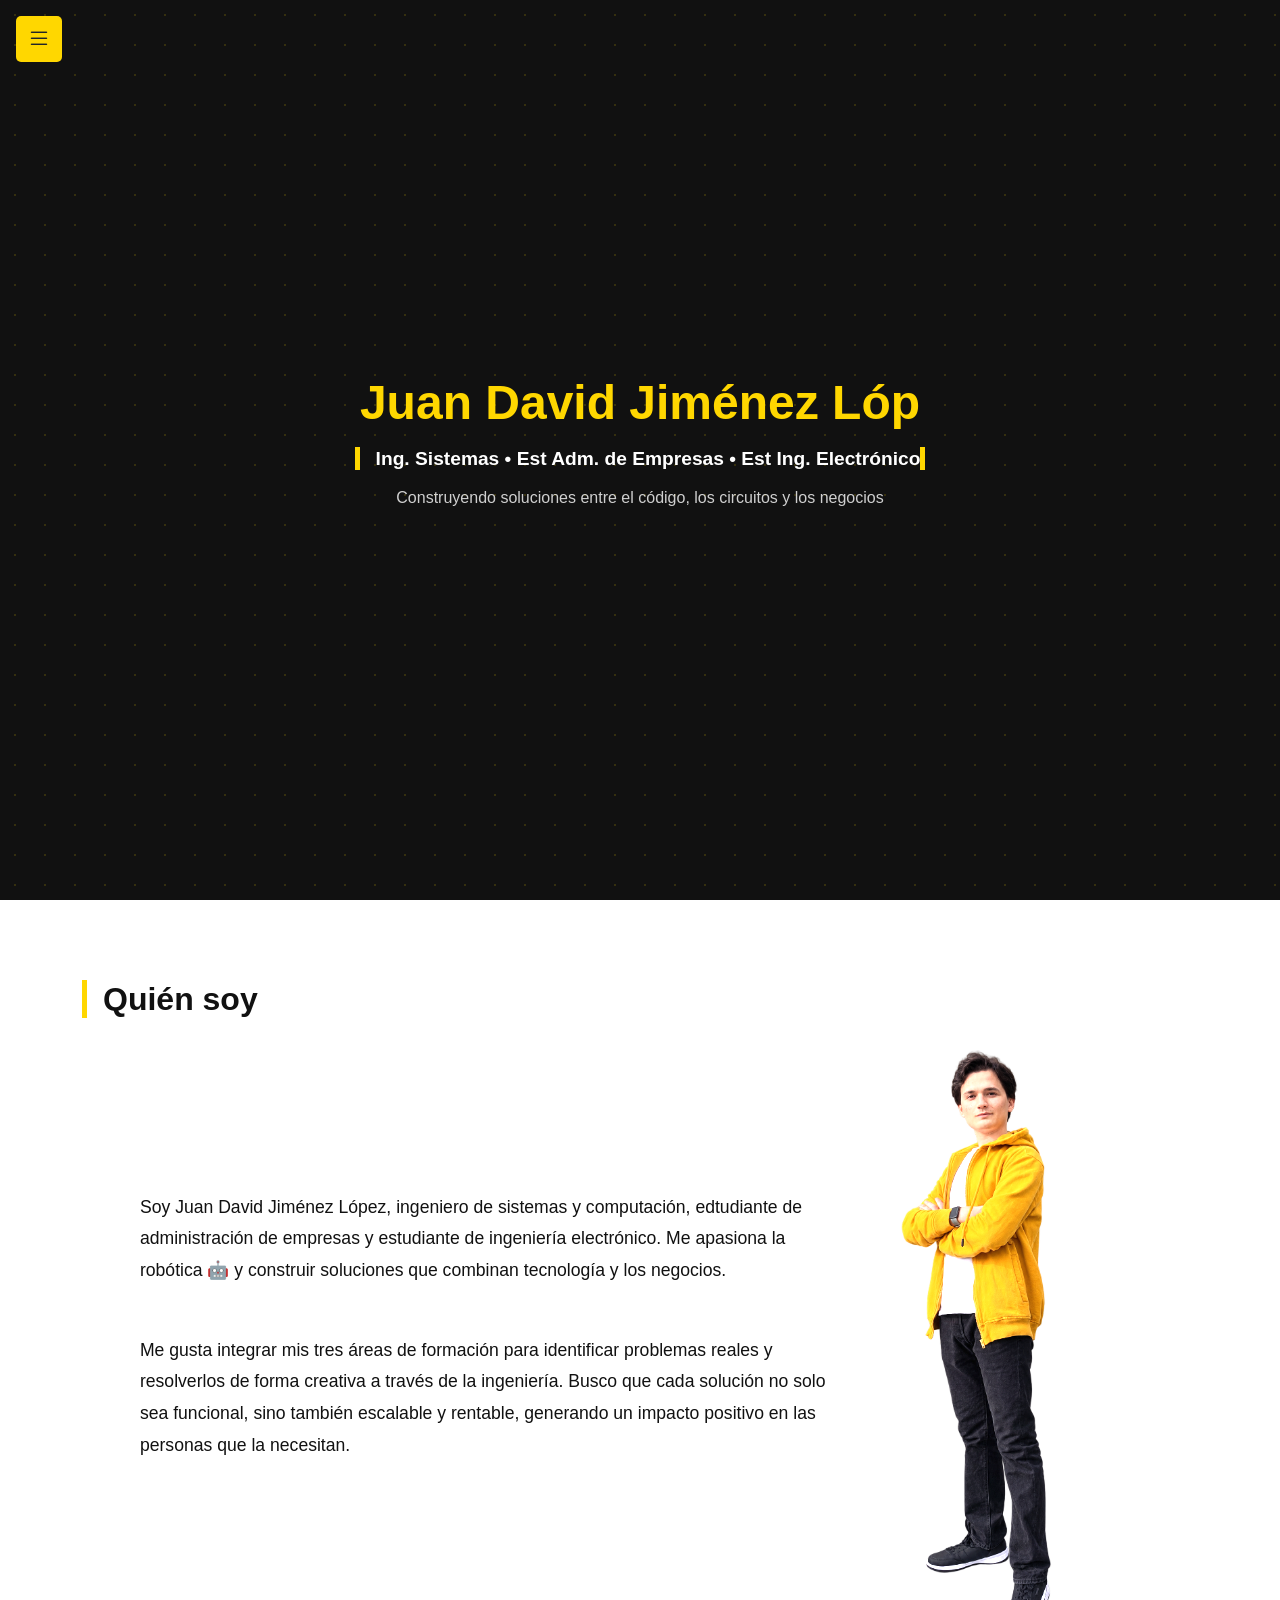
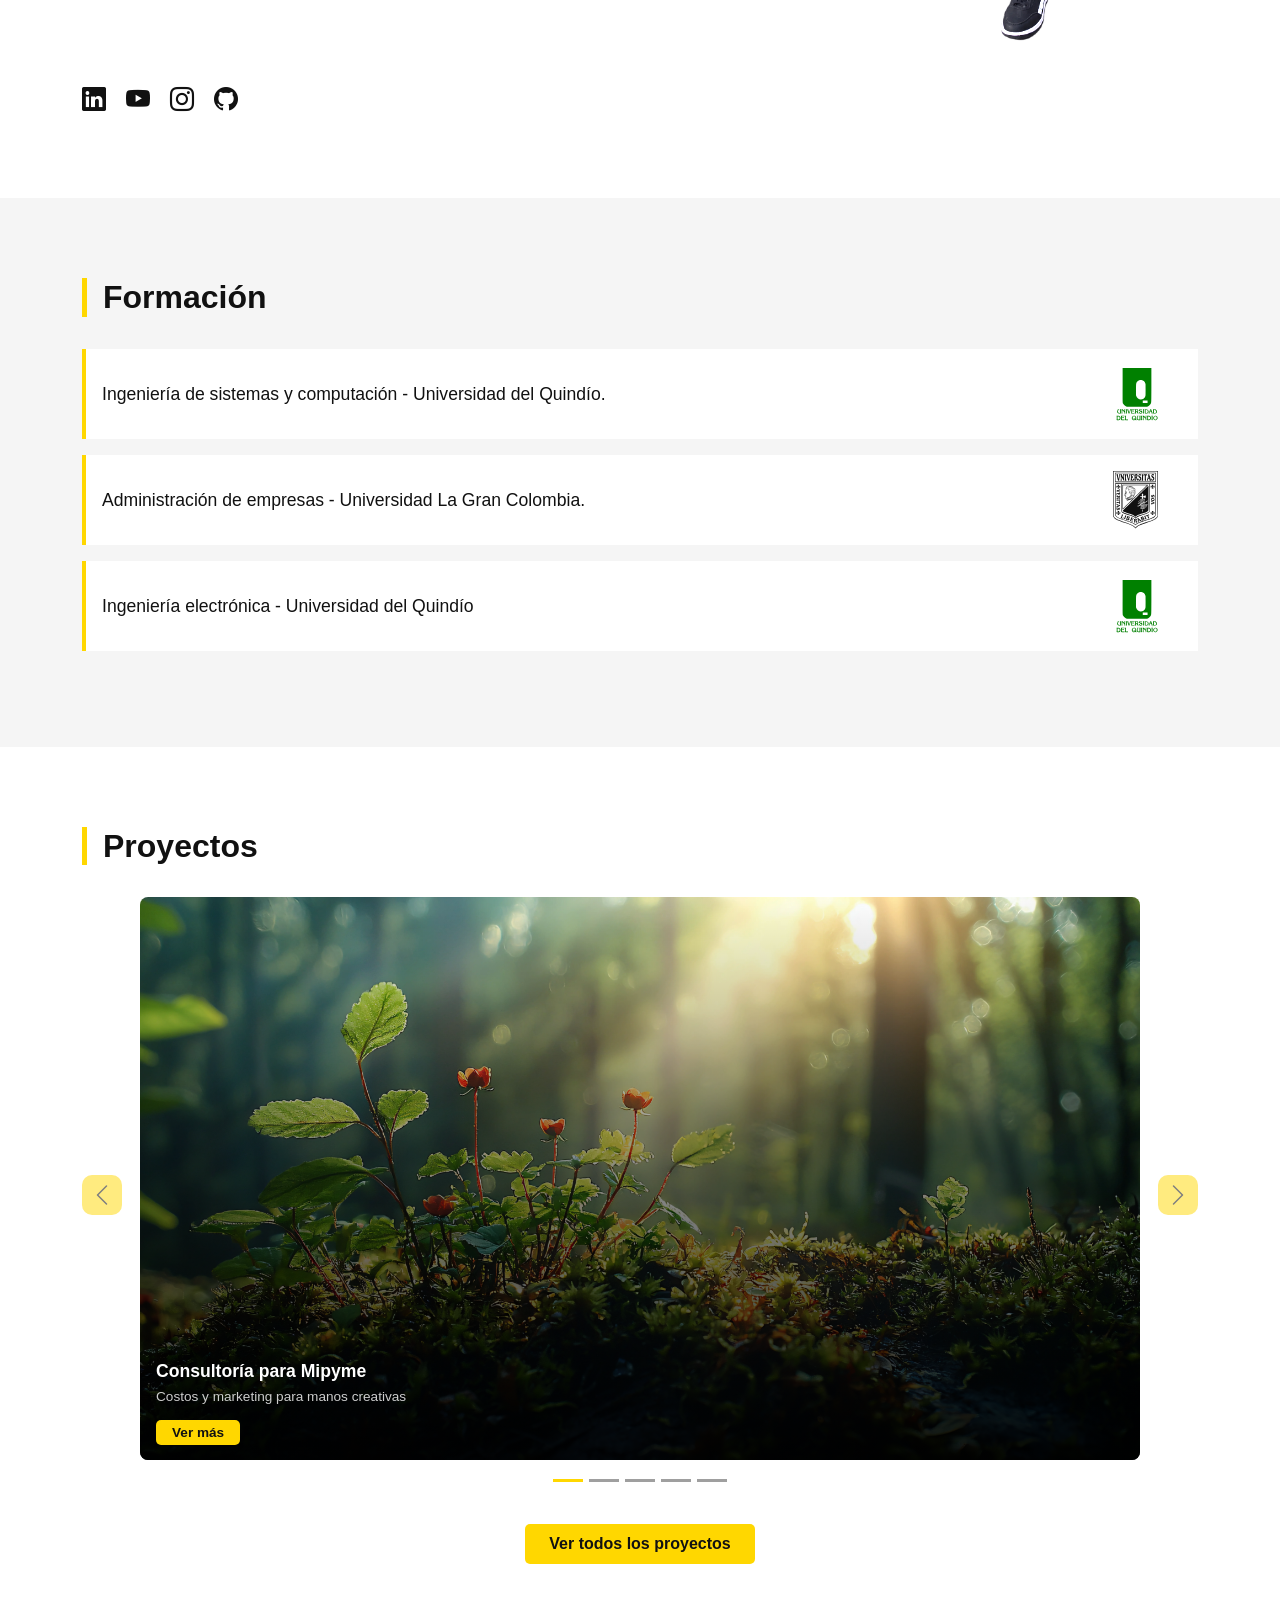
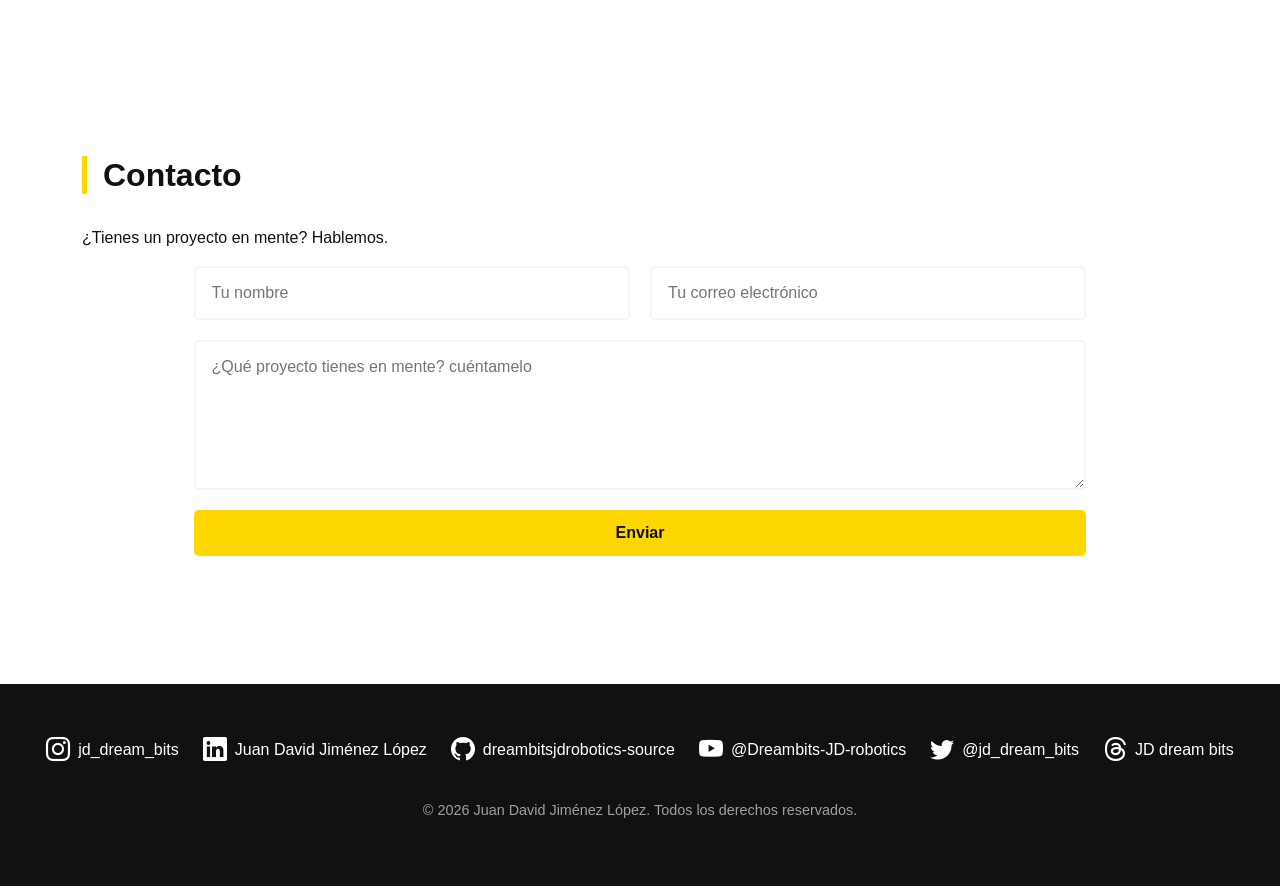
<file: index.html>
<!DOCTYPE html>
<html lang="es">
<head>
    <meta charset="UTF-8">
    <meta name="viewport" content="width=device-width, initial-scale=1.0">
    <title>Juan David Jiménez López</title>
    <link rel="icon" href="assets/img/logos/favicon.ico">
    <link href="https://cdn.jsdelivr.net/npm/bootstrap@5.3.8/dist/css/bootstrap.min.css" rel="stylesheet" integrity="sha384-sRIl4kxILFvY47J16cr9ZwB07vP4J8+LH7qKQnuqkuIAvNWLzeN8tE5YBujZqJLB" crossorigin="anonymous">
    <link rel="stylesheet" href="https://cdn.jsdelivr.net/npm/bootstrap-icons@1.11.3/font/bootstrap-icons.css">
    <link rel="stylesheet" href="css/styles.css">
</head>
<body>

    <!-- SIDEBAR (Offcanvas de boostrap)-->
    <button class="btn" id="boton-menu" data-bs-toggle="offcanvas" data-bs-target="#menuLateral">
        <i class="bi bi-list"></i>
    </button>

    <div class="offcanvas offcanvas-start" id="menuLateral">
        <div class="offcanvas-header">
            <h5 class="offcanvas-title"><a href="#hero">Menú</a></h5>
            <button type="button" class="btn-close" data-bs-dismiss="offcanvas"></button>
        </div>
        <div class="offcanvas-body">
            <nav>
                <ul>
                    <li><a href="#quien-soy">Quién soy</a></li>
                    <li><a href="#formacion">Formación</a></li>
                    <li><a href="./pages/proyectos.html">Proyectos</a></li>
                    <li><a href="#contacto">Contacto</a></li>
                </ul>
            </nav>
        </div>
    </div>
    
    <!-- Hero-->

    <section id="hero">
        <div class="hero-content animado">
            <h1></h1>
            <h2>Ing. Sistemas • Est Adm. de Empresas • Est Ing. Electrónico</h2>
            <p>Construyendo soluciones entre el código, los circuitos y los negocios</p>
        </div>
    </section>

    <!-- SECTIONS -->
        <!-- Quien soy -->
         <section id="quien-soy">
            <div class="container animado">
                <h2>Quién soy</h2>
                <div class="presentacion">
                    <div class="presentacion-texto">
                        <p>Soy Juan David Jiménez López, ingeniero de sistemas y computación, edtudiante de administración de empresas y estudiante de ingeniería electrónico. Me apasiona la robótica 🤖 y construir soluciones que combinan tecnología y los negocios. </p>
                        <p>Me gusta integrar mis tres áreas de formación para identificar problemas reales y resolverlos de forma creativa a través de la ingeniería. Busco que cada solución no solo sea funcional, sino también escalable y rentable, generando un impacto positivo en las personas que la necesitan.</p>
                    </div>
                    <img src="./assets/img/general/perfil.png" alt="foto Juan David">
                </div>
                
                <div id="quien-soy-redes">
                    <a href="https://www.linkedin.com/in/juan-david-jim%C3%A9nez-l%C3%B3pez-10942b3aa/" target="_blank">
                        <i class="bi bi-linkedin"></i>
                    </a>
    
                    <a href="https://youtube.com/@dreambits-jd-robotics?si=bmUGF0iK85TQVfsP" target="_blank">
                        <i class="bi bi-youtube"></i>
                    </a>

                    <a href="https://www.instagram.com/jd_dream_bits/" target="_blank">
                        <i class="bi bi-instagram"></i>
                    </a>
                    
                    <a href="https://github.com/dreambitsjdrobotics-source" target="_blank">
                    <i class="bi bi-github"></i>
                </a>

                </div>
            </div>
         </section>

        <!-- formación --> 
         <section id="formacion">
            <div class="container animado">
                <h2>Formación</h2>
                <ul>
                    <li>Ingeniería de sistemas y computación - Universidad del Quindío.
                        <svg class="logo-uq" version="1.0" xmlns="http://www.w3.org/2000/svg" viewBox="0 0 920.000000 596.000000">
                            <g transform="translate(0.000000,596.000000) scale(0.100000,-0.100000)" stroke="none">
                                <path d="M3130 3918 c0 -1918 -4 -1791 66 -1931 68 -135 224 -257 366 -286 37
                                        -8 362 -11 1063 -9 l1010 3 60 22 c131 50 249 156 309 277 69 140 66 27 66
                                        1934 l0 1722 -1470 0 -1470 0 0 -1732z m1930 502 c202 -33 373 -200 410 -402
                                        7 -38 10 -256 8 -625 -3 -560 -4 -569 -26 -627 -119 -317 -478 -433 -746 -242
                                        -92 65 -162 169 -192 281 -21 79 -20 1168 1 1250 47 178 213 335 386 364 75
                                        12 85 12 159 1z m620 -2220 l0 -120 -245 0 -245 0 0 123 0 122 245 -3 245 -3
                                        0 -119z"/>
                                        <path d="M4875 1425 c-64 -33 -90 -98 -61 -154 20 -37 50 -54 146 -80 105 -29
                                        130 -58 95 -108 -47 -68 -196 -36 -181 38 3 15 2 30 -2 33 -9 5 -92 -45 -92
                                        -56 0 -14 64 -79 92 -94 35 -18 131 -21 179 -5 81 26 122 118 85 189 -19 38
                                        -46 52 -146 82 -86 25 -121 51 -104 78 18 29 56 43 99 37 47 -7 75 -30 75 -61
                                        0 -36 14 -36 50 1 33 34 33 35 14 56 -48 54 -182 78 -249 44z"/>
                                        <path d="M2620 1421 c0 -5 7 -11 15 -15 12 -4 7 -20 -23 -83 -64 -135 -46
                                        -251 48 -300 39 -21 57 -23 177 -23 121 0 153 6 123 25 -6 4 -10 78 -10 191 0
                                        116 4 184 10 184 6 0 10 7 10 15 0 12 -14 15 -65 15 -51 0 -65 -3 -65 -15 0
                                        -8 5 -15 10 -15 6 0 10 -64 10 -173 l0 -172 -71 5 c-64 5 -74 8 -100 38 -29
                                        33 -34 55 -30 137 3 51 43 140 70 157 40 25 25 38 -44 38 -36 0 -65 -4 -65 -9z"/>
                                        <path d="M3010 1421 c0 -6 5 -13 10 -16 6 -4 10 -78 10 -190 0 -112 -4 -186
                                        -10 -190 -24 -15 -6 -25 45 -25 54 0 65 6 46 25 -10 10 -20 315 -11 315 3 0
                                        54 -48 113 -108 101 -102 107 -110 107 -148 0 -25 -6 -47 -15 -54 -27 -22 -16
                                        -30 40 -30 51 0 69 10 45 25 -6 4 -10 78 -10 190 0 112 4 186 10 190 24 15 6
                                        25 -45 25 -52 0 -73 -14 -40 -26 12 -5 15 -24 15 -82 l0 -77 -93 93 -92 92
                                        -63 0 c-34 0 -62 -4 -62 -9z"/>
                                        <path d="M3450 1415 c0 -8 5 -15 10 -15 6 0 10 -68 10 -184 0 -113 -4 -187
                                        -10 -191 -25 -16 -5 -25 55 -25 60 0 80 9 55 25 -6 4 -10 78 -10 190 0 112 4
                                        186 10 190 25 16 5 25 -55 25 -51 0 -65 -3 -65 -15z"/>
                                        <path d="M3590 1415 c0 -8 4 -15 9 -15 5 0 39 -90 76 -200 l67 -200 43 0 42 0
                                        68 195 c37 108 71 198 76 201 5 3 9 12 9 20 0 10 -13 14 -50 14 l-49 0 5 -30
                                        c5 -20 -7 -68 -36 -157 -24 -70 -46 -131 -49 -135 -4 -4 -28 58 -55 138 -35
                                        106 -45 149 -37 157 21 21 10 27 -54 27 -51 0 -65 -3 -65 -15z"/>
                                        <path d="M3995 1420 c-3 -6 1 -13 9 -16 23 -9 24 -369 1 -378 -8 -3 -15 -10
                                        -15 -16 0 -6 63 -10 180 -10 l180 0 0 45 c0 49 -16 60 -38 25 -11 -18 -23 -20
                                        -112 -20 l-100 0 0 85 0 85 80 0 c62 0 82 -3 86 -15 4 -8 12 -15 20 -15 10 0
                                        14 14 14 49 0 52 -16 76 -32 47 -7 -13 -25 -16 -88 -16 l-80 0 0 55 0 55 94 0
                                        c71 0 97 -4 106 -15 23 -28 40 -18 40 25 l0 40 -169 0 c-103 0 -172 -4 -176
                                        -10z"/>
                                        <path d="M4390 1416 c0 -9 5 -16 10 -16 6 0 10 -68 10 -184 0 -113 -4 -187
                                        -10 -191 -25 -16 -5 -25 55 -25 60 0 80 9 55 25 -5 3 -10 42 -10 86 l0 79 28
                                        0 c26 0 34 -10 81 -95 l53 -95 54 0 c51 0 72 14 39 26 -17 7 -109 163 -101
                                        171 3 3 16 11 28 17 13 6 31 28 42 49 24 49 15 94 -25 133 -30 29 -31 29 -170
                                        32 -121 3 -139 1 -139 -12z m241 -54 c15 -13 22 -30 22 -52 0 -48 -31 -70
                                        -102 -70 l-56 0 3 70 4 70 53 0 c36 0 60 -6 76 -18z"/>
                                        <path d="M5200 1419 c0 -6 7 -17 15 -25 22 -22 22 -331 0 -360 -23 -31 -19
                                        -34 50 -34 51 0 65 3 65 15 0 8 -4 15 -10 15 -6 0 -10 68 -10 185 0 117 4 185
                                        10 185 6 0 10 7 10 15 0 12 -14 15 -65 15 -40 0 -65 -4 -65 -11z"/>
                                        <path d="M5380 1415 c0 -8 5 -15 10 -15 6 0 10 -68 10 -185 0 -117 -4 -185
                                        -10 -185 -5 0 -10 -7 -10 -15 0 -13 21 -15 128 -15 175 1 224 20 263 105 24
                                        52 24 138 0 190 -23 51 -89 111 -138 124 -21 6 -86 11 -145 11 -89 0 -108 -3
                                        -108 -15z m238 -63 c69 -35 102 -116 82 -194 -20 -72 -79 -108 -177 -108 l-43
                                        0 0 166 0 167 51 -6 c28 -4 68 -15 87 -25z"/>
                                        <path d="M5949 1403 c-6 -16 -40 -104 -76 -198 -35 -93 -69 -171 -74 -173 -5
                                        -2 -9 -10 -9 -18 0 -10 14 -14 55 -14 59 0 61 1 43 29 -9 15 -7 30 9 72 l20
                                        54 73 0 72 0 20 -54 c16 -43 18 -58 9 -73 -6 -10 -11 -20 -11 -23 0 -3 29 -5
                                        65 -5 50 0 65 3 65 14 0 8 -4 17 -9 20 -5 3 -41 93 -81 201 l-73 195 -44 0
                                        c-38 0 -45 -3 -54 -27z m69 -126 c12 -33 22 -61 22 -63 0 -2 -22 -4 -50 -4
                                        -27 0 -50 3 -50 8 0 19 45 131 51 124 3 -4 15 -33 27 -65z"/>
                                        <path d="M6230 1416 c0 -9 5 -16 10 -16 6 0 10 -68 10 -184 0 -113 -4 -187
                                        -10 -191 -30 -18 2 -25 120 -25 172 0 218 18 261 102 13 25 19 58 19 100 -1
                                        85 -36 150 -104 193 -47 29 -55 30 -178 34 -112 3 -128 1 -128 -13z m203 -47
                                        c54 -15 105 -63 118 -112 13 -50 7 -109 -16 -143 -22 -35 -90 -64 -147 -64
                                        l-48 0 0 165 0 165 28 0 c15 0 44 -5 65 -11z"/>
                                        <path d="M6145 860 c-27 -27 -46 -52 -42 -56 10 -10 121 69 125 89 6 33 -33
                                        18 -83 -33z"/>
                                        <path d="M4218 756 c-95 -34 -141 -95 -146 -196 -7 -110 28 -179 111 -221 35
                                        -18 52 -20 126 -15 105 7 112 7 184 0 l57 -6 0 46 c0 50 -4 54 -31 30 -10 -9
                                        -25 -14 -33 -11 -13 5 -11 13 9 49 32 56 35 160 6 216 -52 101 -173 147 -283
                                        108z m156 -67 c51 -40 73 -118 55 -201 l-11 -49 -34 22 c-57 35 -148 26 -142
                                        -14 3 -19 9 -21 43 -19 27 1 48 -4 65 -17 l25 -20 -30 -11 c-42 -16 -102 -6
                                        -132 22 -40 37 -55 77 -55 144 0 71 25 124 70 149 41 22 114 19 146 -6z"/>
                                        <path d="M6408 756 c-86 -31 -133 -89 -147 -176 -27 -169 106 -295 274 -260
                                        70 15 136 70 161 135 24 65 16 161 -19 213 -53 81 -179 122 -269 88z m148 -65
                                        c92 -56 88 -249 -6 -304 -62 -37 -152 -10 -187 55 -24 45 -24 155 1 194 46 74
                                        124 96 192 55z"/>
                                        <path d="M2500 746 c0 -8 7 -16 15 -20 13 -4 15 -35 15 -185 0 -156 -2 -181
                                        -16 -189 -10 -6 -14 -14 -9 -22 6 -10 40 -12 139 -8 144 6 194 21 235 74 46
                                        59 52 164 12 242 -45 89 -124 122 -288 122 -81 0 -103 -3 -103 -14z m258 -73
                                        c50 -37 72 -81 72 -142 0 -101 -55 -151 -164 -151 l-56 0 0 161 0 161 60 -4
                                        c39 -3 70 -11 88 -25z"/>
                                        <path d="M2960 745 c0 -8 5 -15 10 -15 6 0 10 -70 10 -190 0 -120 -4 -190 -10
                                        -190 -5 0 -10 -7 -10 -15 0 -13 27 -15 180 -15 l180 0 0 50 c0 54 -15 66 -38
                                        30 -11 -18 -23 -20 -112 -20 l-100 0 0 86 0 86 77 -4 c48 -2 78 -8 81 -16 2
                                        -7 10 -12 18 -12 10 0 14 14 14 50 0 38 -4 50 -15 50 -8 0 -15 -4 -15 -10 0
                                        -6 -33 -10 -80 -10 l-80 0 0 56 0 56 96 -4 c78 -2 97 -6 105 -20 17 -31 29
                                        -20 29 27 l0 45 -170 0 c-144 0 -170 -2 -170 -15z"/>
                                        <path d="M3350 746 c0 -8 7 -16 15 -20 13 -4 15 -35 15 -186 0 -151 -2 -182
                                        -15 -186 -8 -4 -15 -12 -15 -20 0 -11 31 -14 165 -14 l165 0 0 50 c0 54 -15
                                        66 -38 30 -11 -17 -23 -20 -97 -20 l-85 0 0 170 c0 142 2 172 15 176 8 4 15
                                        12 15 20 0 11 -17 14 -70 14 -53 0 -70 -3 -70 -14z"/>
                                        <path d="M4620 750 c0 -6 6 -13 14 -16 11 -4 7 -21 -22 -81 -43 -92 -49 -173
                                        -17 -237 38 -75 99 -96 276 -96 80 0 99 3 99 14 0 8 -4 18 -10 21 -6 4 -10 78
                                        -10 191 0 116 4 184 10 184 6 0 10 7 10 15 0 12 -14 15 -65 15 -51 0 -65 -3
                                        -65 -15 0 -8 5 -15 10 -15 6 0 10 -65 10 -176 l0 -177 -63 5 c-71 6 -97 19
                                        -121 59 -36 61 -10 213 47 270 41 41 35 49 -38 49 -38 0 -65 -4 -65 -10z"/>
                                        <path d="M5010 745 c0 -8 5 -15 10 -15 6 0 10 -68 10 -184 0 -113 -4 -187 -10
                                        -191 -5 -3 -10 -13 -10 -21 0 -11 15 -14 65 -14 50 0 65 3 65 14 0 8 -4 18
                                        -10 21 -6 4 -10 78 -10 191 0 116 4 184 10 184 6 0 10 7 10 15 0 12 -14 15
                                        -65 15 -51 0 -65 -3 -65 -15z"/>
                                        <path d="M5190 745 c0 -8 5 -15 10 -15 6 0 10 -68 10 -185 0 -160 -2 -185 -16
                                        -193 -28 -16 -5 -32 46 -32 54 0 69 12 46 36 -13 13 -16 43 -16 167 l0 152
                                        110 -110 c109 -109 110 -110 110 -157 0 -26 -4 -50 -10 -53 -5 -3 -10 -13 -10
                                        -21 0 -10 13 -14 49 -14 52 0 76 16 47 32 -14 8 -16 32 -16 187 0 147 3 181
                                        15 191 27 22 16 30 -40 30 -42 0 -55 -3 -55 -15 0 -8 5 -15 10 -15 6 0 10 -32
                                        10 -77 l0 -78 -93 93 -92 92 -58 0 c-44 0 -57 -3 -57 -15z"/>
                                        <path d="M5620 746 c0 -8 7 -16 15 -20 13 -4 15 -35 15 -186 0 -151 -2 -182
                                        -15 -186 -8 -4 -15 -13 -15 -21 0 -25 249 -14 311 14 101 45 138 178 80 291
                                        -45 89 -124 122 -288 122 -81 0 -103 -3 -103 -14z m258 -73 c50 -37 72 -81 72
                                        -142 0 -102 -53 -151 -165 -151 l-55 0 0 161 0 161 60 -4 c39 -3 70 -11 88
                                        -25z"/>
                                        <path d="M6080 745 c0 -8 5 -15 10 -15 6 0 10 -70 10 -190 0 -120 -4 -190 -10
                                        -190 -5 0 -10 -7 -10 -15 0 -12 14 -15 65 -15 50 0 65 3 65 14 0 8 -4 18 -10
                                        21 -6 4 -10 78 -10 191 0 116 4 184 10 184 6 0 10 7 10 15 0 12 -14 15 -65 15
                                        -51 0 -65 -3 -65 -15z"/>
                            </g>
                        </svg>
                    </li>

                    <li>Administración de empresas - Universidad La Gran Colombia.  
                        <svg xmlns="http://www.w3.org/2000/svg" class="logo-ugca" viewBox="1 91 394.01 503.5"><path d="M1 287.5v196.4l2.1 5.6c2.5 6.6 10.6 15.9 18.9 21.5 14.3 9.7 31.2 16.7 81 33.5 61.3 20.8 77.9 29.1 91.7 46l3.3 4 1.7-2.5c2.8-4.2 10.5-11.3 16.8-15.5 14.6-9.6 32.8-17.2 80-33 49.5-16.6 66.7-24 81-34.7 3.8-2.9 8.6-7.6 10.7-10.3 7.4-9.8 6.8 7.8 6.8-210.7V91H1zm389 3v194.6l-2.4 4.8c-4.5 8.8-14.7 17.2-30.4 25.1-13.5 6.7-28.3 12.3-61.7 23.5-57.7 19.3-76.8 28-92.2 41.9l-5.3 4.8-5.2-4.8c-15.8-14.2-33.1-22.1-93.4-42.5-19.4-6.5-40.9-14.3-47.9-17.3-23.6-10.1-37.5-20.2-42.6-31.1l-2.9-6V96h384z"/><path d="M19 147.2V189h357v-83l-178.5-.2-178.5-.3zm352-.2v37l-173.8-.2-173.7-.3-.3-35.5c-.1-19.5 0-36.1.3-36.7.3-1 35.7-1.3 174-1.3H371z"/><path d="M315.5 117c-.3.6-2.4 1.9-4.6 3-4.2 2.2-5.3 5.6-2.4 8 .8.7 1.5 2.4 1.5 3.9 0 2.5-8.5 31.5-11 37.7-1.8 4.2-.8 6.7 2.2 5.5 1.3-.5 3.3-.5 4.5 0 3.6 1.3 5-2.3 2.7-6.6-1.4-2.6-1.5-4-.8-6.6.9-3.3 1.2-3.4 6.6-3.7l5.7-.3 1 3.7c.8 2.9.7 4.4-.5 7-2.4 5.1-1 6.6 6.7 6.7 5.8.1 6.4-.1 6.7-2 .2-1.2-.2-3.2-.8-4.3-1.3-2.4-15-48.8-15-50.7 0-1.6-1.7-2.6-2.5-1.3m1.9 31.2c.6 2.7.5 2.8-2.9 2.8-4.3 0-4.4-.7-.8-11 .5-1.5 2.2 2.3 3.7 8.2M229.1 118.6c-5.4 3.8-7.8 16-4.5 22.9.8 1.8 4.3 5.3 7.9 7.9 3.5 2.6 6.6 5.4 6.9 6.2 1.2 3 .6 9.3-1 10.8-3.4 3.5-6.7 1.5-9.4-5.8-2.3-6-4.1-5.2-6.4 2.6-2.1 7.6-1.8 8.5 3.8 11.2 5.3 2.5 11.9 2.1 15.6-1 4.4-3.7 6.1-7.6 6.6-15.2.7-9.3-1.2-12.9-10.1-19.5-5.9-4.4-7.1-5.8-7.3-8.5-.2-1.8.2-4 .9-4.8 2.2-2.6 4.8-1.5 8.5 3.6 2.9 4.1 3.9 4.8 5 3.9.8-.6 1.4-1.9 1.4-2.8 0-5.9-5.1-14.9-6.9-12.2-.6 1-1.3 1-2.9.2-2.9-1.5-5.4-1.4-8.1.5M342.5 119.2c-3.7 2.9-5.5 7.6-5.5 14.3 0 6.8 1.7 10.3 6.7 14 8 5.9 10.3 8.7 10.3 12.5 0 1.9-.7 4.6-1.6 5.8-3 4.3-7.2 2-9.6-5.3-2.1-6.3-4.2-5.7-6.2 2-1 3.5-1.6 7.2-1.2 8 1.1 2.9 6.9 5.5 12.3 5.5 4.4 0 5.8-.5 8.6-3 6.2-5.4 8.4-17.7 4.6-25.5-.8-1.6-4.5-5.4-8.3-8.5-7.9-6.4-9.4-9.1-7.1-12.6 2.4-3.7 5.1-3 9.1 2.6 2 2.8 4 4.7 4.5 4.4 1.4-.8 1.1-8-.5-11.8-1.6-3.9-3.2-5.2-4.9-3.8-.7.5-2.1.6-3.2.1-3.3-1.3-5.1-1-8 1.3M31.5 119.8c-.3.7.4 3.5 1.4 6 1.1 2.6 3.2 10.1 4.6 16.7 4.9 22.1 7.6 33 8.4 33.8.4.4 2.9-.2 5.5-1.4 4.8-2.1 4.8-2.1 4.2-5.9-.6-4.2 6.6-42.4 8.5-44.7.6-.6.9-2.2.7-3.5-.3-2-.9-2.2-5.3-2.2-4.5 0-5 .2-5.3 2.3-.2 1.3.1 2.8.7 3.4s1.1 2.7 1.1 4.6c0 3.9-4.6 29.1-5.5 29.9-.3.3-.5.3-.5.1s-1.6-7.3-3.4-15.8c-2.6-11.3-3.2-16-2.5-17.8.5-1.3.9-3.4.9-4.7 0-2.1-.4-2.2-6.5-2.2-4.6 0-6.6.4-7 1.4M67 121.5c0 1.7.6 3.7 1.3 4.3.8.9 1.3 6.5 1.5 18.9.3 14.5.1 18.3-1.3 21.9-2.6 6.9-1.9 8.6 3.8 8.8 4.2.2 4.8-.1 5.3-2.1.4-1.3-.1-4.1-1-6.3-1.8-4.5-2.4-25.6-.7-24.5.5.3 4.6 7.6 9.1 16.3 4.5 8.6 8.7 16.3 9.5 17.1 3.1 3.1 3.5.2 3.5-23.4 0-19.2.3-24.2 1.6-27.5 2.3-5.7 1.5-7-4.7-7h-5.1l.7 4.2c.3 2.4.9 9.6 1.3 16.1.7 11.5.6 11.7-1.1 9.6-1-1.2-4.8-8.4-8.5-15.9l-6.7-13.7h-4.2c-4.1 0-4.3.1-4.3 3.2M104.2 119.8c-.3.8.2 3.5 1.2 6.1 2.3 6.5 2.3 36.7 0 41.6-.8 1.9-1.4 4.4-1.2 5.6.3 2.1.8 2.3 6.8 2.3 5.9 0 6.5-.2 6.8-2.2.2-1.1-.4-3.4-1.2-5.1-2.3-4.4-2.3-37.8 0-42.2.8-1.7 1.4-4 1.2-5.2-.3-1.9-.9-2.1-6.7-2.2-4.6-.1-6.5.3-6.9 1.3M120 120.7c0 1.4.5 3.3 1 4.3.6 1.1 3.5 12.9 6.6 26.2 3 13.4 5.9 24.6 6.3 25.1.4.4 2.9-.2 5.5-1.4 4.7-2.1 4.8-2.2 4.2-5.7-.6-3.9 5.1-34.7 8.1-43.3 2.2-6.4 1.6-7.5-4.3-7.4-5.4.2-5.1-.6-3.8 9.5.5 4.1-3.5 29.2-4.9 30.6-.3.3-1.2-2.8-2.1-6.8-5.5-24.9-5.4-24.3-4-27.7 2-4.8 1.2-5.6-6.1-5.7-6.2 0-6.5.1-6.5 2.3M155.2 119.9c-.3.7.2 3.4 1.2 6 2.3 6.5 2.3 36.2 0 42-2.8 7.1-2.6 7.3 12.4 7.4 7.5 0 13.7-.4 14.2-.9 1.9-1.9 3.3-11.7 2.1-14.7-1.6-4-3.7-3.3-6.4 2-1.3 2.7-3.5 5.5-5 6.3-2.5 1.4-2.8 1.3-4.9-.8-2-1.9-2.4-3.5-2.7-10.7-.3-8.5-.3-8.5 2.2-8.5 1.8 0 2.8.8 3.7 3 1.3 3 4.6 3.9 4.4 1.2-.1-.6-.2-4.8-.2-9.2-.2-6.1-.5-8-1.6-8-.7 0-1.9 1.3-2.6 2.9-1.2 3-3.5 4.6-5.1 3.5-1.3-.8-1.1-10.5.4-13.4 2-3.9 6-3.8 9.7.2 2.5 2.7 3.3 3.1 4.8 2.2 2.3-1.5 2.7-5.6.9-9.1l-1.5-2.8h-12.7c-9.9 0-12.9.3-13.3 1.4M194 119.5c-.8.9-2.6 2.3-4.2 3.1-3.2 1.7-3.6 4-1.3 8.5 1.3 2.5 1.5 6 1.1 20.2-.2 9.5-.6 18.7-.8 20.5l-.3 3.3 6.3.2c5.7.2 6.3 0 6.8-2 .3-1.1-.2-3.2-1.1-4.6-1.2-1.9-1.5-4.3-1.3-9.8.3-6.6.5-7.4 2.4-7.7 1.8-.3 2.3.6 3.8 6.5 4.8 18.5 5.6 20.1 9.4 18.9 2.4-.8 4.2-4.7 4.9-10.9.6-4.6.5-4.9-1.4-4.3-2.1.7-2.6 0-5.2-8.3-.6-1.9-1.9-4.3-2.7-5.3-1.6-1.6-1.4-2 1.9-5.7 4-4.4 5.2-8.4 4.2-14.2-1.5-9-8.5-12.4-15.1-7.4l-3.3 2.5-.3-2.2c-.4-2.7-2.1-3.3-3.8-1.3m11.2 9.2c1.2 1 1.8 3 1.8 5.6 0 3.2-.7 4.5-3.7 7.5l-3.8 3.7-.3-7.4c-.2-5.8.1-7.7 1.4-9.2 2.1-2.3 2.3-2.3 4.6-.2M252.5 120.1c-.3.9.1 3.2 1 5.2 2.2 5.4 2.2 38.5-.1 42.9-.9 1.6-1.3 4-1 5.2.5 1.9 1.2 2.1 6.8 2l6.3-.1-.4-3.9c-.6-7.4-.4-45.9.3-49.5l.8-3.5h-6.6c-5.1.1-6.7.5-7.1 1.7M269.4 123.4c-1.3 3.9-1.4 5.2-.4 7.1 1.7 3.1 3.9 3.9 4.6 1.7 1.6-4.9 2.5-6.3 4.2-6 1.6.3 1.7 2.1 1.5 20.8 0 11.3-.3 22.2-.5 24.3l-.3 3.8 6.3.2c7.2.2 8.4-1.1 5.8-6.2-2.4-4.5-2.3-40.2 0-42.2 1.4-1.1 1.8-1 3 .6.8 1 1.4 2.7 1.4 3.6 0 2.8 1.7 3.2 4 .9 2.4-2.4 2.5-4.7.5-9.7l-1.5-3.8h-27zM20 338.7v139.8l3 5.3c5.1 8.8 17.2 16.9 38.5 25.7 5 2.1 27.7 9.9 50.5 17.5 54.6 18.1 70.9 25.2 81.6 35.4l4.4 4.2 2.7-2.9c10.3-10.8 31.8-20.1 88.3-38.2 46.4-14.8 67-23.8 78.3-34.4 9.6-9 8.7 6.9 8.7-152.1V199H20zm52-17c0 74.3.4 119.1 1 121.3 2.8 10 17.8 19.2 46.5 28.3 6.1 1.9 19.7 6.3 30.4 9.7 23.8 7.7 36.9 14 43.4 20.9l4.7 5 4.6-4.9c6.1-6.5 19.9-13.3 40.4-19.9 8.5-2.7 23.4-7.5 33-10.6 28.1-9 42-16.8 46.1-25.9 1.8-3.9 1.9-9.7 1.9-122.9V204h47v136.6c0 124.3-.1 136.9-1.6 140-5.4 11.3-29.6 23.4-76.4 38.3-56.8 18.1-76.5 26-89.7 36.1l-5.3 4-5.2-4c-12.6-9.6-26.6-15.4-79.8-33-59.3-19.7-77-27.9-84.7-39.4l-3.3-4.8V204h47zm247 1.1v118.7l-2.4 3.6c-5.6 8.2-19.3 14.7-53.9 25.5-37.1 11.6-49.8 16.6-59.7 23.9-5.6 4.1-6.1 4.2-8.6 1.4-4.8-5.3-25.1-14.4-46.4-20.9-37.9-11.4-57.5-19.4-64.8-26.3-6.7-6.3-6.2 2.9-6.2-126.7V204h242z"/><path d="M343 212.1c-4.6 1.4-5.7 2.5-3.2 3.3 1.9.7 6.2 7.8 6.2 10.4 0 2.7-7.7-.3-10.7-4.2l-2.1-2.6-1.3 3.3c-1.6 3.8-1.6 9 0 13.1l1.2 2.9 1.5-2.1c2.7-3.9 11.4-7 11.4-4.2 0 2.6-3.1 8-5.5 9.6l-2.6 1.7 3.1 1.4c4 1.6 10.1 1.7 13.5.1l2.6-1.1-3.1-3.2c-3.5-3.6-5.2-9.5-2.7-9.5 2.8 0 6.5 1.8 9 4.5l2.4 2.7 1.2-3.3c1.4-4.1 1.4-8.7 0-12.9l-1.2-3.2-2.4 3c-2.2 2.9-8.8 6-10 4.8s1.8-8.5 4.3-10.5c2.3-1.8 2.4-2 .7-2.9-3.1-1.7-8.6-2.1-12.3-1.1M40.6 213.3c-1.7 1.3-1.7 1.4.8 3 2.4 1.6 5.6 9.1 4.3 10.3-1 1.1-7-1.5-9.9-4.3l-2.7-2.6-1.1 2.7c-1.4 3.7-1.2 10.6.4 13.5l1.3 2.4 1.5-2.1c1.7-2.5 6.5-5.2 9.2-5.2 2.8 0 1.3 5.6-2.4 9.5l-3.1 3.2 2.6 1.1c3.2 1.5 9.5 1.5 13.1.2l2.7-1.1-2.6-2.7c-2.4-2.5-4.7-7.1-4.7-9.3 0-2.9 8.4.5 11.4 4.7 1.4 1.8 1.5 1.8 2.5-.9 1.4-3.7 1.4-10.9 0-14.1l-1.2-2.5-2.4 2.9c-2.3 2.7-8.8 5.8-10 4.7-1-1 1.8-7.5 4.3-10s2.5-2.6.5-3.6c-2.8-1.5-12.4-1.4-14.5.2M58.3 252.1c-.5.5-6.8 3.2-13.9 5.9-10.6 4-12.8 5.2-12.6 6.7 1.3 7.3 1.4 7.5 3.7 6.9 2.2-.6 21.8 5.5 24.2 7.6 2 1.6 3 .1 3-4.2s-1.2-5.9-3-4.1c-.6.6-1.8 1.1-2.7 1.1-2.9 0-16.1-4.3-15.3-5 .4-.4 4.3-2 8.5-3.5 6.2-2.2 8.1-2.5 9.2-1.5 2.4 1.9 3.3.4 3.3-5.5 0-4.5-.3-5.5-1.6-5.5-1 0-2.2.5-2.8 1.1M58.5 282.6c-1.5 1.2-4.2 1.4-11.5 1.1-5.2-.2-10.6-.7-12-1.1l-2.5-.7v11.6c0 10.4.2 11.8 1.9 13.1 2.6 1.9 6.5 1.8 7.3-.2.3-.9-.6-2.8-2.6-4.8-5.6-5.7-3.6-10.6 4.3-10.6 2.9 0 3.6.4 3.6 1.9 0 1-.7 2.4-1.5 3.1-3 2.5-1.7 4 3.5 4 5.4 0 6.9-1.9 3-4-3-1.6-2.6-5 .6-5 6.2 0 8.2 4.2 4.7 10.1-1.5 2.6-1.6 3.1-.2 4.4 1.3 1.3 1.7 1.3 3.7 0 2-1.5 2.1-2.2 1.7-12.2-.2-5.8-.7-10.9-1.2-11.4-.4-.4-1.7-.1-2.8.7M348.7 301.8c-.9 1-2.7 4.3-4.1 7.4-2.8 6.3-4 7.5-6.1 5.8-2.3-1.9-1.8-5.1 1.1-8.1 4-4.2.7-6.9-4.2-3.5-1.6 1.1-2.1 2.6-2.2 6.7-.2 8.9 3.1 12.6 10.4 11.7 2.5-.2 3.5-1.4 6.6-7.3 2.8-5.4 4.1-7 5.9-7 4.8 0 5.1 7 .4 9.5-3.5 1.9-3.1 3.6 1.1 5.6 4.3 2 5.1 1.4 6.3-5.2 1.9-10.1-2.2-17.4-9.8-17.4-2.4 0-4.4.7-5.4 1.8M55.6 310.5c-2.3 1.7-19.1 2.1-20.1.5-.3-.6-1.2-1-1.9-1-1.3 0-1.7 10.3-.4 11.5.3.4 1.8-.1 3.1-1 1.4-.9 3.8-1.5 5.4-1.3 2.2.2 2.8.8 2.8 2.7 0 1.8-.9 2.7-4.8 4.1-2.7 1-5.5 2.4-6.3 3-1.8 1.5-1.8 5.4-.1 6.9 1.9 1.5 6.3 1.9 6 .4-.2-.7 1.8-2.6 4.2-4.3l4.5-3.1 2.6 3c3.2 3.8 6.6 4 9.9.6 2.8-2.7 3.2-6.6 1.1-10.5-1.2-2.1-1.2-2.6.1-3.5 1.3-1 1.3-1.6-.6-5.3-2.4-4.6-2.7-4.8-5.5-2.7m1.4 10.4c1.7 3.3-1 6.8-4.3 5.5-1.7-.6-4.8-5.9-4-6.8 1.5-1.5 7.3-.6 8.3 1.3M342.4 327.4c-3.8 1.7-8.2 7.2-9 11.4-.7 3.6.2 8.2 1.6 8.2.5 0 2.4 1.6 4.2 3.6 6.5 7 18.1 5.9 23.4-2.1 2.2-3.4 2.1-11.6-.2-15.6-3.6-6.1-12.8-8.6-20-5.5m16 8.6c4.4 4.2-3 11-11.9 11-3.3 0-7.5-2.7-7.5-4.9 0-2.3 4.6-6.2 8.8-7.5 5.2-1.6 7.8-1.3 10.6 1.4M33.4 339.8c-1.2.7-1.3 10.6-.2 11.7.4.4 1.7 0 3-.9 3.2-2.3 19.4-2.3 22.6 0 3.1 2.1 3.6 1.3 3.8-5.2.2-4.6-.1-5.4-1.6-5.4-1.1 0-2.2.4-2.5 1-1 1.7-20.6 1.3-22.4-.4-.9-.8-2.1-1.2-2.7-.8M56.2 354.2c-1.7 1.7-1.5 3.5.4 4.6.9.5 1.4 1.8 1.2 2.8-.3 1.7-1.4 1.9-10.2 2.2-5.9.2-10.3-.1-11-.8-.5-.5-1.7-1-2.6-1-1.3 0-1.6 1.1-1.5 5.4.1 6.4.8 7.5 3.4 5.2 1.5-1.4 3.6-1.6 11.7-1.4 8.8.3 9.9.5 10.2 2.2.2 1-.3 2.3-1.2 2.8-2 1.1-2.1 4.7-.1 5.4.8.4 2.5-.1 3.8-.9 2.2-1.4 2.3-2 2.2-13.2-.1-11.5-.2-11.8-2.7-13.1-1.9-1-2.8-1-3.6-.2M334.7 355.7c-.4.3-.7 2.6-.7 5 0 4.3 1.4 5.5 3.7 3.2.7-.7 3.2-.4 8.4 1.2 4.1 1.2 7.8 2.5 8.2 2.9 1.2 1.1-13.7 6.1-17.4 5.8l-3.2-.3.1 5.3c0 2.9.2 5.5.5 5.8.2.3 2-.4 3.8-1.4 1.9-1.1 8.7-3.9 15.2-6.2l11.7-4.3-.6-3.6c-.8-4.6-2-6-4.4-5.4-2.2.6-20.7-5.3-23.1-7.3-.9-.8-1.9-1.1-2.2-.7M32.9 379.2c0 .2-.2 2.2-.4 4.5-.4 4.9.7 6.1 4.1 4.3 3.4-1.9 5.4.1 5.4 5.6 0 3.4-.5 4.6-2.1 5.4-1.5.8-2.4.8-3.4 0-.8-.7-2-1-2.6-.8-1.4.5-2.2 11.8-.8 11.8C35 410 63 395.9 63 395c0-1.7-2.8-8-3.6-8-.4 0-1.5.7-2.4 1.5-1.5 1.4-2.5 1.2-9.6-2.1-4.3-2-9.1-4.5-10.6-5.5-2.4-1.8-3.7-2.3-3.9-1.7m18.4 13.5c1 .6-2.9 3.2-5 3.3-.8 0-1.3-1.2-1.3-3 0-2.8.2-2.9 2.6-1.9 1.5.5 3.1 1.2 3.7 1.6M33.9 412.6c-1.8 2.2-2.4 12.8-.9 16.4 2.3 5.7 10.9 7.9 14.6 3.9 1-1.1 3-4.4 4.4-7.2 1.7-3.5 3.2-5.3 4.6-5.5 4.2-.6 3.8 4.3-.7 9.1-2.2 2.4-1.6 3.7 1.5 3.7 3.6 0 5.3-2.9 5.5-9.3.1-4.9-.2-6.1-2.3-8.2-3-2.9-8.6-3.4-10.7-.9-.8.9-2.7 4.2-4.4 7.3-3.2 6-5.3 7.2-7.9 4.6-2.4-2.5-2-4.4 2.1-8.1 2-1.9 3.5-3.5 3.2-3.7-.5-.4-7.1-3.7-7.4-3.7-.2 0-.8.7-1.6 1.6M41.7 443.3l-2.9 1.2 2.2 2c2.5 2.3 5 6.7 5 9 0 3.5-8.6.2-11.4-4.4-.7-1.1-1.1-.9-2.2 1-1.6 3-1.8 9.5-.3 13.9l1.2 3.2 2.4-3.1c2.1-2.7 8.9-5.8 10.2-4.6 1 1.1-2.1 8.6-4.5 10.4-2.4 1.9-2.5 2-.5 3 2.8 1.5 12.1 1.3 15-.3 2.3-1.3 2.4-1.4.5-2-3.5-1.1-8.3-11.6-5.4-11.6 2.5 0 7.8 3 9.7 5.3l2 2.6 1.2-2.5c1.4-3.1 1.4-10.4 0-14l-1-2.8-2.2 2.6c-1.2 1.4-3.2 3.1-4.4 3.7-2.7 1.4-6.3 1.4-6.3.1 0-2.4 3-8 4.9-9.2 2.8-1.7 2.6-2.4-1-3.7-4.1-1.4-8.6-1.3-12.2.2M342.5 442.7c-3.5.9-4.1 2.2-1.6 3.9 2.1 1.5 5.1 7 5.1 9.4 0 1.3-3.6 1.3-6.3-.1-1.2-.6-3.2-2.3-4.4-3.7l-2.2-2.6-1.2 2.9c-1.5 3.9-1.5 9.7.1 13.4l1.2 3 2.4-2.9c1.4-1.6 3.3-3.1 4.2-3.4.9-.2 2.7-.7 4-1.1 2.8-.8 2.8.6.2 6-1.1 2.3-3 4.7-4.3 5.2-2.2 1.1-2.2 1.1.6 2.2 3.6 1.4 12.2 1.4 14.8 0 2-1 1.9-1.1-.5-3-2.4-1.8-5.5-9.3-4.5-10.4 1.3-1.2 8.1 1.9 10.2 4.6l2.4 3.1 1.2-3.2c1.4-4.2 1.4-8.8 0-12.9l-1.1-3.3-3.2 3.1c-3.8 3.7-9.6 5.3-9.6 2.7 0-2.3 1.7-5.6 4.7-8.7l2.4-2.7-3.2-1.1c-3.2-1.1-7.7-1.3-11.4-.4M78.3 473.6c.7 3.9-4.8 20.1-8 23.6-3 3.1-2.5 4.4 2.1 5.2 1.8.4 6.2 1.8 9.6 3.2 6.2 2.5 6.4 2.5 8.8.7 3-2.2 4.3-5.4 3.1-7.4-.7-1.2-1.6-1-5.2 1-4.6 2.5-7.3 2.3-8.4-.6-1-2.5 4.7-18.4 7.5-21 2.9-2.7 2.4-4.9-1.5-5.6-1.5-.3-4.1-.9-5.7-1.3-2.8-.7-2.9-.6-2.3 2.2M308 474c-1.9 1.1-6.1 2.4-9.2 3.1-6.6 1.3-8.1 2.6-7.6 6.6.2 2.2.8 2.8 2.8 2.8 1.8 0 2.6-.6 2.8-2.2.4-2.6 2.7-3.7 4.1-2 2.1 2.6 7.2 18.2 6.9 21.2-.3 2.7 0 3 2.2 2.8 8.7-.7 11-2.7 7.1-6.1-2.7-2.5-8.7-20-7.3-21.4.9-.9 1.8-.8 3.8.1s3 .9 4 0c1.9-1.5 1.8-2.5-.6-4.9-2.5-2.5-4.5-2.5-9 0M106.7 480.6c-.3.4-.4 1.7-.1 2.9.7 2.8-5.3 20.5-7.7 22.7-3.9 3.4-1.6 5.4 7.1 6.1 2.2.2 2.5-.1 2.2-2.9-.4-4 5.4-20.4 8-22.6 2.6-2.3 1.8-4.4-1.9-5.1-1.5-.3-3.7-.8-4.8-1.2-1.1-.3-2.4-.3-2.8.1M281 482.5c-1.4.8-3.5 1.4-4.7 1.5-2.8 0-3 2.1-.3 4.5 2.6 2.3 8.4 19.9 7.6 23-.9 3.4.6 3.8 6.4 1.9 5.3-1.7 6.1-3 3.2-5.5-2.3-2-8.2-19.4-7.9-23.3.2-3.4-.9-4-4.3-2.1M126.6 487.7c-3.7.4-3.8.6-3.3 3.6.6 3.8-3.7 17.1-6.5 20.3-1 1.1-1.8 2.4-1.8 3 0 1.1 17.6 7.4 20.8 7.4 3.8 0 6.3-1.9 8.2-6.2 2-4.5 1.8-6.1-1.3-9.6-1.2-1.3-1.5-2.2-.8-2.2 2 0 6.1-4.7 6.1-7 0-1.1-1.2-3.2-2.6-4.7-2.2-2.2-3.2-2.5-7.5-2.1s-4.9.3-4.9-1.3c0-1.1-.6-1.8-1.2-1.7-.7.1-3 .3-5.2.5m11.4 7.1c4.3 3.5-.7 7.8-6.4 5.6-2.4-.9.6-7.3 3.5-7.4.4 0 1.7.8 2.9 1.8m-5 9.7c2.4 1.2 3 2.2 3 4.8 0 5.4-3.4 8.2-7.9 6.6-2-.8-2.3-1.4-1.8-4.2.6-3.9 2.4-8.7 3.2-8.7.3 0 1.9.7 3.5 1.5M256.5 490.2c-1.1.6-2.6 2-3.3 3-1.1 1.5-1.7 1.6-2.7.8-1.1-.9-2.2-.6-5 1.5-4.1 3.2-4.3 3.9-1.1 6.8 2.8 2.5 7.9 15.5 7.5 18.9-.5 3.9.8 5 3.9 3.4 1.5-.8 5.6-2.1 9.2-3 9.9-2.5 13.3-7 11-14.2-1.2-3.6-6-7-8.6-6-1.6.6-1.9-1-.4-1.9 1.7-1.1 1.1-6.4-1-8.5-2.2-2.2-6.4-2.6-9.5-.8m3.3 6c1.9 1.9 1.4 4.6-1.3 6.4-2.9 1.9-4 1.4-5-2.3-1-4 3.5-6.9 6.3-4.1m6.9 13.4c1.8 3.7 1.3 5.7-1.9 7.7-2.5 1.6-4.8 0-7-4.9-2.3-5.3-1.7-6.4 4-6.4 2.7 0 3.5.5 4.9 3.6M160 500.1c0 4-7.4 20.8-10 22.6-2.9 2-2.5 3 1.8 4.4 2 .6 6.3 2.5 9.6 4 5.8 2.9 9.1 3.5 11.2 2.1 1.9-1.2 3.4-5 2.8-6.6-.7-2-2.1-2-5.4-.1-4.8 2.7-10 1.4-10-2.6 0-.9.7-3.3 1.5-5.3 1.4-3.2 1.8-3.5 3.5-2.6 1.1.6 2 2 2 3 0 1.2.7 2 1.8 2 1.7 0 6-8.5 4.9-9.7-.4-.3-2 0-3.7.7-4.2 1.7-5.7.3-3.8-3.7 2-4.2 6.9-4.4 9.9-.4 3.5 4.7 7.8 3.8 6.5-1.3-.4-1.8-2.6-3-10.5-5.9-5.5-2-10.4-3.7-11-3.7s-1.1 1.4-1.1 3.1M216.7 505.8c-3.2 3.3-3.4 4.8-.7 5.7 2.8.9 3.3 4 2.8 16.1-.3 5.8-.1 10.7.3 11 .5.2 1.6 0 2.6-.5s2.6-1.2 3.6-1.5c2.3-.7 2.2-3.3-.3-4.6-3.5-1.9-2.4-4.8 2.5-7.2 4.3-2.1 4.5-2.1 6.5-.3 1.3 1.1 1.8 2.5 1.4 3.7-.3 1 0 2 .8 2.3 1.6.6 11.1-2.9 11.6-4.3.1-.5-1.2-1.9-3-3s-7.9-6.1-13.6-11.1-10.7-9.1-11.1-9.1-1.9 1.3-3.4 2.8m10.7 14.9c-3.1 2.2-4.4 1.6-4.4-2.2v-3.6l3.1 2.3c2.8 2.1 2.9 2.4 1.3 3.5M187.8 512.2c-4.1 2.1-4.7 3.8-2.3 5.8 1.8 1.5 2.2 19.5.4 20.5-.5.4-.9 1.4-.7 2.3.2 1.1 1.7 1.6 5.6 1.7 6.1.2 7.3-1 4.7-4.9-.9-1.3-1.5-3.7-1.3-5.3.2-2.2.8-2.8 2.7-2.8 2 0 2.8 1 4.6 5.9 2 5.4 4.5 8.6 6.7 8.6.4 0 1.7-.9 2.8-2 2.3-2.3 2.7-7 .6-7-2 0-8.2-9.3-6.6-9.8 5.3-1.8 6.8-9.7 2.4-13.1-3.2-2.5-5.9-2.6-9.8-.6-2.7 1.4-3.1 1.4-3.8 0-1.1-1.8-1.3-1.8-6 .7m14 7c.3 2.2-.3 3.2-2.9 4.7-3.9 2.4-4.9 2-4.9-2.3 0-3.9 1.7-5.8 5-5.4 1.9.2 2.6 1 2.8 3M197.3 210.8 84 211v109c0 60 .3 109 .7 109s5.2-4.4 10.7-9.7c33-31.9 48.5-46.8 77.6-74.8 7.4-7.2 26.3-25.4 42-40.5s34.8-33.6 42.5-41 19.6-18.9 26.5-25.5c6.9-6.7 15.9-15.3 20-19.2 4.1-4 7.2-7.3 7-7.5-.3-.2-51.5-.2-113.7 0m100.7 5.1c0 .8-10 10.5-80.5 78.5-31.8 30.7-49.8 48.1-70 67.7-38.4 37.2-57 54.9-57.7 54.9-1 0-1.1-200.4-.1-201.3 1-1 208.3-.8 208.3.2"/><path d="M135.7 223c-1.4 1.1-3.5 2-4.6 2-3.6 0-10 3.8-11.6 7-2 3.8-1.9 4.3.5 3.5 3-1 2.4.1-1.3 2.3-1.9 1.1-4.4 3.4-5.7 5.2l-2.3 3.2 4.7-.7c2.6-.4 4.6-.3 4.6.2s-2 2.8-4.4 5.2c-3 3-4.8 5.8-5.6 9-.7 2.5-1.9 6.5-2.6 8.9-1.1 3.2-1.1 5.4-.4 8.9.9 4 .8 5.2-.9 8.7-4 8.1-7.1 15.9-7.1 17.7 0 1.6.8 1.9 4.1 1.9 3.8 0 4.1.2 3.4 2.2-.4 1.3-.7 3.2-.6 4.3 0 1.1.1 3.2.1 4.7.1 1.5.8 3.2 1.6 3.9.8.6 1.4 2.9 1.4 5.4 0 4.8 1.1 6.2 5.5 6.7 2.7.3 3 .7 4.2 6.8 1.4 6.6 3.4 9.3 7.8 10.6 1.2.3 11.5-2.8 24.5-7.4l22.5-7.9 3.3-9.6c2.4-6.8 4-9.8 5.3-10.2 2.2-.7 4.9-5.4 4.9-8.7 0-1.2 2.3-7.1 5.1-13.1l5.2-10.9-1.2-10.7c-1.5-12.7-1.5-13.5-.6-18.6.6-3.7.4-4.3-3.7-8.7-2.6-2.9-5.7-5-7.9-5.6-2.3-.6-5.3-2.8-8.5-6.2-5.9-6.3-9.4-8.2-14.2-7.9-3.8.3-10.5-.8-13.2-2.1-.8-.4-3.4-1-5.6-1.4-3.3-.5-4.7-.2-6.7 1.4m5.3 1.9-3.5.6 2.9 2.2c1.6 1.3 4.1 2.3 5.6 2.3 4.2 0 14.6 5.7 18.3 10.1 3.5 4.1 5 5 4.1 2.4-1.1-2.7 1.5-1.6 5.5 2.4 4.3 4.3 6.1 9 6.1 16.1.1 3.6.3 4.2 1.1 2.7.6-1 .8-2.5.5-3.3s-.1-1.4.4-1.4c2.1 0 3.8 4.9 4.5 12.8.3 4.6 1.3 10.1 2 12.3 1.3 3.7 1.2 4.3-1.6 10.6-1.9 4.3-3.3 6.3-3.9 5.7-1.2-1.2-2.9-13.8-3-21.5 0-11-4.7-19.7-12.7-23.8-3.8-1.9-2.5.2 1.5 2.7 4.6 2.9 7.8 7.4 9 13 .9 4 .9 4.2-.9 3.7-2.3-.8-2.5.3-.4 1.9 1 .7 1.9 4.1 2.5 10.1.6 4.9 1.7 11.4 2.6 14.3 1.2 4.2 1.2 5.6.2 7.5-1 1.8-1.3 1.9-1.6.5-.2-1-.9-1.5-1.8-1.1-1.8.7-1.8-.2.2-3.3 2.2-3.2 1-4.3-1.9-1.8-1.2 1.1-3.1 2.6-4.1 3.4-1.8 1.4-1.9 1.3-1.4-.8.8-3-.1-2.8-5.5 1.3-5.2 4-5.7 4.2-5.6 1.7 0-.9 1.9-3.1 4.1-4.7 6-4.4 9-10.6 8.5-17.5-1.1-14.5-1.6-16.8-4-21.5-2.7-5.5-10.2-14.5-12-14.5-.6 0 .7 1.8 2.8 4 5 5.1 2.8 5.3-5.4.4-6.2-3.7-11-4.6-16.3-3-2.4.7-2.9.5-3.7-1.7-.7-1.7-.6-3.5.2-5.6 1.1-3 1.4-3.1 7.2-3.2 5.6-.2 5.5-.2-3-1.1-10.1-1-16.7-.4-18.5 1.7-1 1.3-.8 1.5 1.7 1.5 1.7 0 3.8.9 4.8 2s2.1 2 2.5 2 1-.9 1.3-2c.8-3.3 2.7-2.4 2.1 1-.4 1.9-.1 3.8 1 5.5 1 1.5 1.2 2.5.6 2.5-2.1 0-.6 4.5 1.6 4.8 1.2.2 3.6 1.8 5.3 3.6l3.3 3.4-2.1 4.1c-1.9 3.6-2 4.2-.6 4.7 1.4.6 1.4.9-.2 2.6-1.7 1.9-1.7 2.1 1.5 4.9 2.8 2.5 3.1 3.3 2.1 4.5-1.9 2.3-.2 2.8 4.1 1.1l4-1.5.1 2.6.1 2.7.7-2.6c2.3-7.4 6.3-11.9 10.7-11.9 4.3 0 7.4 3.8 7.4 9.1s-1.5 8-5.8 10.9c-2 1.3-4.7 3.2-5.8 4.3-1.2 1-3 2-4 2.1-1.1.2-2.1 1.4-2.5 3.2-.9 4.4-3.5 9-6.5 11.3-3.7 2.9-4.1 2-1-2.6 1.4-2 2.6-4.4 2.6-5.2s-1.3.5-2.8 3c-5.9 9.2-13.2 14.1-15.7 10.6-1.1-1.5-1.4-1.5-3.1.4-2.7 3-8.8 5.9-12.2 5.9-3.7 0-5.6-2.2-4.9-5.7.3-1.7 0-3.4-.9-4.4-1.3-1.4-1.8-7-1.2-13.2.2-1.8.7-2.6 1.7-2.2 1.7.7 4.1-1.2 4.1-3.2 0-.8-1.4-2-3.1-2.7l-3-1.3 2.6-3.1c1.4-1.7 3.5-3.4 4.5-3.7 2.6-.8 2.6-3.5 0-4.2-2.3-.6-2.6-2.3-.8-4.1 1.7-1.7 2.8-1.5 2.5.5-.1 1 .3 2 .8 2.3.6.3 1.1-.7 1.3-2.3.2-1.9-.1-2.7-1.2-2.7-1.7 0-2.2-1.5-.7-2.5 1.2-.7 3.8 1.9 4.6 4.5.3 1.1-.1 3-1.1 4.5-1.9 2.8-1 3.3 1.8.8 2.1-1.9 2.3-4.5.7-7.6-1.6-3-2.8-3.7-6.6-3.7-2.9 0-3.3.3-3.4 2.7 0 2.5-.1 2.6-.9.8-.7-1.6-.9-1.2-1 2 0 2.2-1.3 6.6-3 10-1.6 3.3-3 6.3-3 6.7 0 .5 1.4.8 3 .8 2.1 0 3 .5 3 1.6 0 1.3-.8 1.5-3.5 1.2-2.2-.2-3.6.1-3.9.9-.7 1.8-2.6 1.6-2.6-.3 0-.9.6-2.8 1.4-4.2.8-1.5 2.8-5.7 4.4-9.4 2.7-6 2.9-7.1 2-10.8-.9-3.3-.7-5.2.7-9.8 3.2-10.3 4.8-13.2 9.8-17.8 3.7-3.5 4.6-4.9 3.5-5.5-1.4-.9-3.3-1.2-6-1-5 .5 2.4-5.8 8.5-7.3 2.5-.6 2.7-.9 1.6-2.2-.7-.9-2.3-1.4-3.6-1.1-1.3.2-2.3.1-2.3-.4 0-1.1 6.1-4.6 9.5-5.5 1.7-.4 3.9-1.3 5-2 1.1-.8 3.5-1.3 5.5-1.3l3.5.2zm14.9 3.1c.8.4 2.6.4 4.1 0 3.8-1.1 7.7.9 13.5 6.9 3.2 3.3 6.3 5.5 8.8 6.2 2.1.5 4.6 1.9 5.5 3s2.8 3.2 4.1 4.6c1.9 2.2 2.2 3.2 1.6 6.2-.9 4.4-.9 6.1.6 18.3l1.1 9.8-4.5 9.7c-2.5 5.4-4.8 11.4-5.2 13.4-.5 3.3-2.8 6.5-6.7 9.4-.7.6-7.8 3.2-15.8 5.9s-17.8 6.2-21.9 7.7c-4.1 1.6-7.6 2.7-7.8 2.5s1.4-1.5 3.6-3c5.7-4 18-9.1 27.1-11.2 4.4-1.1 8-2.2 8-2.5 0-1.1-4.7-1.6-6.4-.7-1.3.7-11.8 3.8-13 3.8-.2 0 .7-2.1 2-4.7 1.3-2.5 2.4-5.5 2.4-6.5s.5-1.8 1.1-1.8c.7 0 .8 1.6.3 4.7l-.7 4.7 4.4-3.4c2.4-1.8 5-3.8 5.8-4.4 1.2-.9 1.3-.6.7 1.6-.8 3.5.3 3.6 3.4.3 3.2-3.4 4.4-3.1 2.5.6-2 3.7-1.2 4.9 1.5 2.4 1.8-1.6 2-1.6 2-.2 0 1 .4 1.7.9 1.7 1.6 0 5.1-5.2 5.1-7.6 0-1.2 2.1-6.4 4.7-11.6 5-9.9 5.2-11.4 3.9-23.8-.4-3.6-.7-9.4-.6-12.9.1-6.3 0-6.5-4.4-10.8-2.5-2.3-5.4-4.3-6.6-4.3s-5-2.7-9-6.5c-6.7-6.3-9-7.4-11.9-5.6-1.2.8-10.4-1.8-11.9-3.4-.7-.7 5.9.6 7.7 1.5m-7.9 0c1.2.8 1.2 1-.5.9-1.1 0-2.9-.4-4-.9-1.8-.8-1.8-.9.5-.9 1.4 0 3.2.4 4 .9m22.3 7.9c3.8 3.7 7.9 6.5 10.6 7.5 2.5.8 4.9 2.2 5.3 3.1.5.8 1.9 2.4 3 3.5 2 1.8 2 2.4 1.1 6.7-.6 2.6-.8 5.4-.3 6.3 1.3 2.6 2.4 22 1.1 22-1.4 0-2.8-5.8-3.5-14.7-.7-8.3-2.2-12.3-4.6-12.3-1.2 0-1.9-1.1-2.4-3.8-.8-5.2-5.5-11.5-10.2-13.6-2.2-.9-4.4-2-5-2.4-7.2-4.8-10.5-7.3-8.7-6.7 1.3.3 3.1.2 4-.4 2.8-1.6 3.1-1.5 9.6 4.8M133 241c0 .5-.7 1-1.5 1-.9 0-1.8.7-2.1 1.5-.5 1.2-.9 1.2-2.9-.3-1.5-1.1-1.9-1.9-1.1-2.4 1.7-1.1 7.6-1 7.6.2m20.9 14.8c2.8 1.8 6.2 3.2 7.6 3.2 1.8 0 3 1.1 4.9 4.2 2.6 4.6 4.8 11.6 4.1 12.9-1 1.6-4.6-.5-6.1-3.6-1.6-3.4-3.1-4.4-10.9-7.3-3.2-1.1-5.4-2.6-6.2-4.2-1.2-2.3-1.3-2.4-1.3-.4 0 2.8 1.3 3.8 8 6.3 6.7 2.6 8.7 3.8 7.7 4.7-.4.4-2.8-.2-5.2-1.4-5.3-2.6-7.8-2.8-9.5-.7-1.5 1.8-.7 1.9 1.8.4 1.3-.8 2.9-.5 7.1 1.5 3 1.4 5.8 2.3 6.3 2 .4-.3.8-.1.8.4 0 .4-1.3 1.8-3 3-1.6 1.2-3.6 3.5-4.5 5.1-1.1 2.2-2 2.8-3.5 2.4-1.4-.4-2 0-2 1.1 0 .9-.7 1.6-1.5 1.6s-1.5-.9-1.5-2-.4-2-1-2c-1.7 0-1.1-1.7.8-2.4 3.4-1.1 8.7-4.6 7-4.6-1 0-3.2.9-5 2-3.3 2-6.8 2.7-6.8 1.3 0-.4 1.2-2 2.7-3.5l2.7-2.8h-2.7c-2.7 0-2.7 0-1.2-3 .8-1.6 1.5-3.5 1.5-4.3 0-1.8-6-7.4-8.4-7.9-3-.5-2.9-2.1.1-4.1 4.1-2.6 10.9-1.8 17.2 2.1m24.1 63.5c0 .2-1.1 3.5-2.4 7.3l-2.3 6.9-22.9 7.7c-22.6 7.5-22.9 7.6-25.8 5.9-2.2-1.2-3.3-2.9-4.2-6.6-1.4-5.2-1.2-6.1.6-5 .6.4.8 1.6.4 2.7-.4 1.4-.3 1.8.5 1.3s1 .1.5 1.8c-.5 2.1-.1 2.8 2.4 4.1 2.9 1.5 3.7 1.3 24.6-5.6l21.6-7.2 1.6-4.8c.9-2.7 1.4-5.2 1-5.5-.7-.8-27.3 8.2-36 12.1-6 2.8-7.5 3.9-8.4 6.5-1.2 3.5-2 3.8-4.8 1.5-1.8-1.5-1.8-1.5.4-.9 1.9.5 2.5.1 3.6-2.7 1.6-3.7 6-5.7 32.7-14.8 13.4-4.5 16.9-5.5 16.9-4.7m-6.2 5.9c-.2.6-8 3.7-17.4 6.9-9.3 3.1-18.1 6.1-19.6 6.7-1.6.7-2.8.8-2.8.3 0-.8 6.2-3.3 27-11 11.5-4.3 13.4-4.7 12.8-2.9m-48.1 4.2c-2.2 1.7-.6 3 2.6 2.2 1.2-.3 2.8-.1 3.6.3 1.1.7 1 1.1-.6 2-1.2.6-2.4 2.2-2.7 3.6-.7 2.8-2.6 3.4-2.6.9 0-.9-1.4-2.9-3.1-4.5l-3-2.8 3.3-1.5c4.2-1.8 4.7-1.9 2.5-.2m46.1.8c-.3.9-18.3 7.4-37.2 13.4-1.2.4-1.7.2-1.4-.7.2-.7 8.7-4.1 18.9-7.5 20.6-7 20.2-6.8 19.7-5.2"/><path d="M132.5 234.9c-2.2.5-.6.9 6 1.2 10.4.6 15.8 2.8 23 9.1 4.8 4.2 6.4 3.9 1.8-.4-8.6-7.8-21.7-12.1-30.8-9.9M111.2 271.2c-.7.7-1.2 2.3-1.2 3.6v2.3l3.3-2.5c3.9-3 7.2-3.3 8.6-.9.5 1 1.2 1.5 1.6 1.1.3-.3 0-1.5-.7-2.7-1-1.6-2.3-2.1-5.8-2.1-2.5 0-5.1.5-5.8 1.2M161.8 280.1c-1 .5-2.2 3.4-2.8 6.7-.7 3.1-1.7 6-2.2 6.3-.6.4-.7 1.3-.2 2.2.8 1.4 1.4 1.3 4.9-.4 2.2-1.1 4.4-2.4 5-3 .5-.6-.8-.2-2.9 1-4.6 2.4-5.4 2.1-3.2-1.1.9-1.2 1.6-3.5 1.6-5 0-1.6.5-2.8 1-2.8.6 0 1-.7 1-1.6 0-.8.5-1.2 1-.9.6.3 1 .2 1-.3 0-1.5-2.4-2.1-4.2-1.1"/><path d="M165 284.4c0 .8.4 1.7.9 2 .5.4.7-.3.4-1.4-.6-2.3-1.3-2.6-1.3-.6M134.1 291.4c-.7.8-2.9 1.7-5 2.1-4.9.8-8.1 3.8-8 7.3l.2 2.7.4-2.8c.5-3.2 3.3-5.3 8.5-6.2 3.5-.7 6.7-3 5.6-4-.3-.3-1.1.1-1.7.9M154.9 299.7c-1.3 1.6-1.2 1.7.4.4.9-.7 1.7-1.5 1.7-1.7 0-.8-.8-.3-2.1 1.3M122.3 311c0 4.1.2 5.8.4 3.7.2-2 .2-5.4 0-7.5-.2-2-.4-.3-.4 3.8M108 312.5c0 .3 1 1 2.3 1.5 1.7.7 1.8.9.5.9-1 .1-1.8.8-1.8 1.6 0 1.2.4 1.3 1.9.5 1.1-.5 3.1-1 4.5-1 3.8 0 3.1-1.5-1.3-2.8-4.2-1.3-6.1-1.5-6.1-.7M113.8 319.7c-1 .2-1.8.8-1.8 1.3 0 .4.9.6 2 .3s2-.9 2-1.4-.1-.8-.2-.8c-.2.1-1.1.3-2 .6M306.5 224.7c-2.7 2.5-11.3 10.7-19 18.2s-21.9 21.3-31.5 30.6-24.5 23.7-33 32c-8.5 8.2-21.8 21.1-29.5 28.5C106.1 418.3 86 438.1 86 439.5c0 1.9 5.1 6.5 10 9 6.7 3.3 17.1 6.9 35.3 12.1 37.1 10.5 52.4 17 61.2 25.8l5.5 5.5 4.1-4.4c2.6-2.8 7.2-5.9 13.1-8.9 8.2-4.1 16.5-7 55.3-19.3 23.6-7.5 37.9-16.5 40.4-25.6.9-3.1 1.1-32 .9-108.9l-.3-104.6zm-44.9 65c2.1 2.2 5.3 9.2 5.4 11.7 0 1.1-1 3-2.2 4.3-2.6 2.8-1.7 5.2 2.5 6.6 3.6 1.2 9.5-1.7 12.2-6 2.4-4 4.3-3.8 6.8.5 3.8 6.5 1.3 19.2-4.4 22.3-2.1 1.1-3.8 0-3.9-2.3 0-.4-1.4-2.3-3.1-4.3-3.1-3.5-6.9-4.7-6.9-2.1 0 .8-1.1 2.8-2.5 4.4-2 2.3-2.5 4.1-2.5 8.1v5.1h-7v-5.4c0-3-.4-5.7-.9-6s-1.2-2.1-1.5-4.1c-.9-4.4-1.5-4.7-6.7-3.6-5.1 1.2-7.9 0-7.9-3.3 0-4 2.4-5.1 8-3.8 2.7.6 5.6.9 6.4.6 2.6-1 3-4.4.7-6.8-2.7-2.8-2.7-5.6 0-10.9 3.7-7.3 4.6-7.9 7.5-5m-7.6 46.8c0 1.6-1.9 1.9-6.9.9-4.8-1-3.7-2.4 1.9-2.4 3.8 0 5 .4 5 1.5m21.4-.6c.3.5-1.1 1.1-3.2 1.5-5.7.9-7.2.7-7.2-.9 0-1.1 1.2-1.5 4.9-1.5 2.8 0 5.2.4 5.5.9m-29.4 7.7c0 4.1-.2 4.5-2.2 4.2-1.9-.2-2.4-1-2.6-4.6-.3-3.9-.1-4.2 2.2-4.2 2.4 0 2.6.3 2.6 4.6m31.8-.4c-.3 3.9-.6 4.3-3 4.6-2.6.3-2.8.1-2.8-3.6 0-4.5.5-5.2 3.7-5.2 2.2 0 2.4.3 2.1 4.2m-24 2c.3 3.5.1 3.8-2.2 3.8-2.4 0-2.6-.4-2.6-4.1 0-3.6.2-4 2.3-3.7 1.8.2 2.3 1 2.5 4m8.2.3c0 4.1-.2 4.5-2.5 4.5s-2.5-.4-2.5-4.5.2-4.5 2.5-4.5 2.5.4 2.5 4.5m8-.5c0 3.6-.2 4-2.5 4-2.2 0-2.5-.4-2.5-4s.3-4 2.5-4c2.3 0 2.5.4 2.5 4m-38.5 4.2c1.4.6 2.5 1.6 2.5 2.3 0 .6 4.5 5.5 10 10.8 5.8 5.6 9.3 9.7 8.4 9.7s-5.8-4.1-10.8-9c-5.1-5-9.7-9-10.3-9-.8 0-3.3-4.1-3.3-5.5 0-.7.7-.6 3.5.7m28 1.3c6.1 0 13-.4 15.5-.9 3.6-.6 4.3-.5 3.3.4-2.1 2.3-17.4 3.5-27.5 2.2-5-.6-9.6-1.6-10.2-2.3-.8-.8 0-.9 3.4-.3 2.5.5 9.5.9 15.5.9m42.4-.1c1 1.1.9 2.1-.3 4.5-2.3 4.3-6.7 7.2-19.1 12.5-6.1 2.6-13.9 6.7-17.4 9.1-3.6 2.5-7.1 4.5-7.8 4.5-2.3 0-9.1 3.9-20.6 11.6-11.2 7.5-16.7 9.5-20.6 7.4-2.9-1.5-2.8-5 .2-5 1.2 0 2.8.4 3.6.9 2.7 1.7 7.6-1.3 17.7-11 10.3-10 13.2-11.6 18.4-10.5 2.3.4 3 .2 3-1 0-.9 1.5-3.1 3.3-4.9 3.3-3.3 4.4-3.6 19.8-6.5 8.2-1.6 14.3-4.9 14.7-8 .6-5.2 2.6-6.6 5.1-3.6m-53.9 2.7c2.3 0 2.4.1.5 1-1.4.7-.5.8 3.3.5 3.5-.2 4.9 0 4 .6-.8.6 2.1.7 7.7.3 5-.4 9.5-1.1 10-1.5.6-.4 1.9-.4 3 0 1.7.6 1.3.9-2 1.6-5.6 1.2-28.5 1-31.5-.4-2.2-.9-2.3-1.1-.5-1.2l2-.1-2-1c-1.7-.8-1.7-.9.5-.4 1.4.2 3.6.5 5 .6m-2 5.9c0 1.1-.2 2-.3 2-.2 0-1.2-.9-2.2-2-1.8-1.9-1.7-2 .3-2 1.5 0 2.2.6 2.2 2m31.2.5c-.4 2.6-3.5 3.5-4.7 1.5-1.2-1.9.4-4 2.8-4 2 0 2.3.4 1.9 2.5m-50.2.6c0 .5 5 3.4 11.1 6.5 7.7 3.8 10.8 5.9 10.1 6.6s-4.3-.7-11.4-4.6c-5.8-3.1-10.8-5.3-11.1-5-.6.6-4.6-3.4-4.7-4.7 0-.3 1.4-.4 3-.1 1.7.2 3 .8 3 1.3m26.8 3.9.3 5.5-2.5-2.4c-1.8-1.7-2.6-3.5-2.6-5.8 0-3 .3-3.4 2.3-3.1 1.9.3 2.2 1 2.5 5.8m8.2-1.5c0 2.5-.4 4.5-1 4.5-.5 0-1.6 1.2-2.4 2.7-1.5 2.7-1.5 2.5-1.6-4.5 0-7 .1-7.2 2.5-7.2 2.3 0 2.5.4 2.5 4.5m8-2c0 1.4-.4 2.5-.9 2.5s-1.6.3-2.5.6c-1.3.5-1.6-.1-1.6-2.5 0-2.6.4-3.1 2.5-3.1 2 0 2.5.5 2.5 2.5m-46.6 11.4c.3.4 4.5 1.3 9.4 2 9.3 1.3 12.5 2.4 9.9 3.4-.9.3-5.6-.1-10.7-.9-5-.8-9.4-1.3-9.9-1-.4.3-2-.3-3.5-1.4-2.5-1.6-2.6-1.9-1-2.3 3.2-.8 5.3-.7 5.8.2M277 376c0 4.1-1.4 5.2-3.8 2.8-1.7-1.7-1.5-4.5.6-5.7 2.8-1.7 3.2-1.3 3.2 2.9m-7 1c0 .5-.7 1-1.6 1-.8 0-1.2-.5-.9-1 .3-.6 1-1 1.6-1 .5 0 .9.4.9 1m10.5 5c7.6 1.3 13.8 1.7 17.2 1.3 3.5-.4 5.3-.2 5.3.5 0 .6-.5 1.4-1 1.7-.6.4-.8 1.5-.5 2.6.8 2.6-2.6 2.6-6.3 0-1.8-1.3-7.4-2.6-17.2-4.1-8-1.2-14.9-2.5-15.4-2.7-1.4-.9 1.7-2.3 3.9-1.8 1.1.3 7.4 1.4 14 2.5m-20.3 1.7c1.5 1.3 1.8 3.1 1.8 10 0 8.2 0 8.3-2.5 8.3H257v-10c0-5.5.3-10 .7-10 .3 0 1.5.7 2.5 1.7m-6.2 9.4c0 7.9-.2 9-1.6 8.5-.9-.3-2-.6-2.5-.6s-.9-3.2-.9-7.1c0-5.7.4-7.5 1.8-8.5.9-.7 2-1.4 2.5-1.4.4 0 .7 4.1.7 9.1m26.8-4.1c5.5 2.7 11.1 5 12.3 5 1.3.1 3.5.7 4.8 1.4 2 1.1 2.2 1.5.8 2.2-.8.5-1.7 2-1.9 3.3-.3 2.4-.3 2.4-3.8-1-1.9-1.9-8.7-6.2-15-9.6-13.8-7.5-11.6-8.5 2.8-1.3m-3.3 6.1c4.4 4.3 8.7 7.9 9.6 7.9s2.6 1.1 3.9 2.5c2.3 2.4 2.3 2.5.3 2.5-1.3 0-2.3.8-2.6 2.2-.6 2.1-.7 2.1-2.7.3-1.1-1-2-2.7-2-3.9s-3.6-5.6-9.7-11.4c-6.6-6.4-9-9.2-7.3-8.7 1.4.4 6.1 4.3 10.5 8.6M246 395c0 3.3-.2 6-.4 6s-1.1-.3-2-.6c-3.1-1.2-1.6-11.4 1.6-11.4.4 0 .8 2.7.8 6m24 2.2c0 2.1-.4 3.8-.9 3.8s-1.6.3-2.5.6c-1.4.5-1.6-.4-1.6-6.2v-6.7l2.5 2.3c1.8 1.7 2.5 3.4 2.5 6.2m4.9 1.2c.8 1 .9 1.6.1 2.1-1.3.8-3-.3-3-2.1s1.4-1.8 2.9 0m-15.4 5.1c2.8 0 8.4-.3 12.5-.7s6.9-.5 6.2-.2c-.6.3-1 .9-.8 1.3.3.4-.9.6-2.7.4-2.1-.2-2.6 0-1.5.4.9.5-5.3.8-13.8.8s-14.5-.3-13.2-.7l2.3-.6-2.5-.2c-1.4-.1-3.4-.6-4.5-1.1-1.3-.6.7-.6 5.5-.2 4.1.5 9.8.8 12.5.8m-6 3.5c-2.7.5-.7.7 6 .7 6.3 0 8.7-.2 6.5-.6-2.4-.5-.8-.7 4.7-.7 9.8.1 8.5 1.3-2.9 2.6-8.2 1-23.3 0-26.2-1.7-.8-.4 2.4-.8 7.2-.9 6.1 0 7.5.2 4.7.6m-7.7 9.3c.3 6.6.2 6.7-1.8 5.5-1.6-1.1-2-2.3-2-7.1 0-5 .2-5.8 1.8-5.5 1.4.3 1.8 1.6 2 7.1m31.2-2c0 4-.5 5.8-1.8 7-1 1-2.2 1.4-2.5 1-1.2-1.1-.8-10.8.5-12.1 2.6-2.6 3.8-1.3 3.8 4.1m-23 3.8c0 6.7-.1 7-2.2 6.7s-2.3-.9-2.6-7.1c-.3-6.6-.3-6.7 2.3-6.7 2.4 0 2.5.2 2.5 7.1m8-.1c0 6.8-.1 7-2.5 7s-2.5-.2-2.5-7 .1-7 2.5-7 2.5.2 2.5 7m7.8-.3c-.3 6.2-.5 6.8-2.5 7.1-2.2.3-2.3 0-2.3-6.7 0-6.9.1-7.1 2.5-7.1 2.6 0 2.6.1 2.3 6.7m-8.2 28c-.3.7-1.5 1.3-2.6 1.3-1.9 0-2-.6-2-8.9 0-8.5.1-9 2.3-9.3 2.1-.3 2.2 0 2.5 7.6.2 4.4.1 8.5-.2 9.3"/></svg>
                    </li>

                    <li>Ingeniería electrónica - Universidad del Quindío
                        <svg class="logo-uq" version="1.0" xmlns="http://www.w3.org/2000/svg" viewBox="0 0 920.000000 596.000000">
                            <g transform="translate(0.000000,596.000000) scale(0.100000,-0.100000)" stroke="none">
                                <path d="M3130 3918 c0 -1918 -4 -1791 66 -1931 68 -135 224 -257 366 -286 37
                                        -8 362 -11 1063 -9 l1010 3 60 22 c131 50 249 156 309 277 69 140 66 27 66
                                        1934 l0 1722 -1470 0 -1470 0 0 -1732z m1930 502 c202 -33 373 -200 410 -402
                                        7 -38 10 -256 8 -625 -3 -560 -4 -569 -26 -627 -119 -317 -478 -433 -746 -242
                                        -92 65 -162 169 -192 281 -21 79 -20 1168 1 1250 47 178 213 335 386 364 75
                                        12 85 12 159 1z m620 -2220 l0 -120 -245 0 -245 0 0 123 0 122 245 -3 245 -3
                                        0 -119z"/>
                                        <path d="M4875 1425 c-64 -33 -90 -98 -61 -154 20 -37 50 -54 146 -80 105 -29
                                        130 -58 95 -108 -47 -68 -196 -36 -181 38 3 15 2 30 -2 33 -9 5 -92 -45 -92
                                        -56 0 -14 64 -79 92 -94 35 -18 131 -21 179 -5 81 26 122 118 85 189 -19 38
                                        -46 52 -146 82 -86 25 -121 51 -104 78 18 29 56 43 99 37 47 -7 75 -30 75 -61
                                        0 -36 14 -36 50 1 33 34 33 35 14 56 -48 54 -182 78 -249 44z"/>
                                        <path d="M2620 1421 c0 -5 7 -11 15 -15 12 -4 7 -20 -23 -83 -64 -135 -46
                                        -251 48 -300 39 -21 57 -23 177 -23 121 0 153 6 123 25 -6 4 -10 78 -10 191 0
                                        116 4 184 10 184 6 0 10 7 10 15 0 12 -14 15 -65 15 -51 0 -65 -3 -65 -15 0
                                        -8 5 -15 10 -15 6 0 10 -64 10 -173 l0 -172 -71 5 c-64 5 -74 8 -100 38 -29
                                        33 -34 55 -30 137 3 51 43 140 70 157 40 25 25 38 -44 38 -36 0 -65 -4 -65 -9z"/>
                                        <path d="M3010 1421 c0 -6 5 -13 10 -16 6 -4 10 -78 10 -190 0 -112 -4 -186
                                        -10 -190 -24 -15 -6 -25 45 -25 54 0 65 6 46 25 -10 10 -20 315 -11 315 3 0
                                        54 -48 113 -108 101 -102 107 -110 107 -148 0 -25 -6 -47 -15 -54 -27 -22 -16
                                        -30 40 -30 51 0 69 10 45 25 -6 4 -10 78 -10 190 0 112 4 186 10 190 24 15 6
                                        25 -45 25 -52 0 -73 -14 -40 -26 12 -5 15 -24 15 -82 l0 -77 -93 93 -92 92
                                        -63 0 c-34 0 -62 -4 -62 -9z"/>
                                        <path d="M3450 1415 c0 -8 5 -15 10 -15 6 0 10 -68 10 -184 0 -113 -4 -187
                                        -10 -191 -25 -16 -5 -25 55 -25 60 0 80 9 55 25 -6 4 -10 78 -10 190 0 112 4
                                        186 10 190 25 16 5 25 -55 25 -51 0 -65 -3 -65 -15z"/>
                                        <path d="M3590 1415 c0 -8 4 -15 9 -15 5 0 39 -90 76 -200 l67 -200 43 0 42 0
                                        68 195 c37 108 71 198 76 201 5 3 9 12 9 20 0 10 -13 14 -50 14 l-49 0 5 -30
                                        c5 -20 -7 -68 -36 -157 -24 -70 -46 -131 -49 -135 -4 -4 -28 58 -55 138 -35
                                        106 -45 149 -37 157 21 21 10 27 -54 27 -51 0 -65 -3 -65 -15z"/>
                                        <path d="M3995 1420 c-3 -6 1 -13 9 -16 23 -9 24 -369 1 -378 -8 -3 -15 -10
                                        -15 -16 0 -6 63 -10 180 -10 l180 0 0 45 c0 49 -16 60 -38 25 -11 -18 -23 -20
                                        -112 -20 l-100 0 0 85 0 85 80 0 c62 0 82 -3 86 -15 4 -8 12 -15 20 -15 10 0
                                        14 14 14 49 0 52 -16 76 -32 47 -7 -13 -25 -16 -88 -16 l-80 0 0 55 0 55 94 0
                                        c71 0 97 -4 106 -15 23 -28 40 -18 40 25 l0 40 -169 0 c-103 0 -172 -4 -176
                                        -10z"/>
                                        <path d="M4390 1416 c0 -9 5 -16 10 -16 6 0 10 -68 10 -184 0 -113 -4 -187
                                        -10 -191 -25 -16 -5 -25 55 -25 60 0 80 9 55 25 -5 3 -10 42 -10 86 l0 79 28
                                        0 c26 0 34 -10 81 -95 l53 -95 54 0 c51 0 72 14 39 26 -17 7 -109 163 -101
                                        171 3 3 16 11 28 17 13 6 31 28 42 49 24 49 15 94 -25 133 -30 29 -31 29 -170
                                        32 -121 3 -139 1 -139 -12z m241 -54 c15 -13 22 -30 22 -52 0 -48 -31 -70
                                        -102 -70 l-56 0 3 70 4 70 53 0 c36 0 60 -6 76 -18z"/>
                                        <path d="M5200 1419 c0 -6 7 -17 15 -25 22 -22 22 -331 0 -360 -23 -31 -19
                                        -34 50 -34 51 0 65 3 65 15 0 8 -4 15 -10 15 -6 0 -10 68 -10 185 0 117 4 185
                                        10 185 6 0 10 7 10 15 0 12 -14 15 -65 15 -40 0 -65 -4 -65 -11z"/>
                                        <path d="M5380 1415 c0 -8 5 -15 10 -15 6 0 10 -68 10 -185 0 -117 -4 -185
                                        -10 -185 -5 0 -10 -7 -10 -15 0 -13 21 -15 128 -15 175 1 224 20 263 105 24
                                        52 24 138 0 190 -23 51 -89 111 -138 124 -21 6 -86 11 -145 11 -89 0 -108 -3
                                        -108 -15z m238 -63 c69 -35 102 -116 82 -194 -20 -72 -79 -108 -177 -108 l-43
                                        0 0 166 0 167 51 -6 c28 -4 68 -15 87 -25z"/>
                                        <path d="M5949 1403 c-6 -16 -40 -104 -76 -198 -35 -93 -69 -171 -74 -173 -5
                                        -2 -9 -10 -9 -18 0 -10 14 -14 55 -14 59 0 61 1 43 29 -9 15 -7 30 9 72 l20
                                        54 73 0 72 0 20 -54 c16 -43 18 -58 9 -73 -6 -10 -11 -20 -11 -23 0 -3 29 -5
                                        65 -5 50 0 65 3 65 14 0 8 -4 17 -9 20 -5 3 -41 93 -81 201 l-73 195 -44 0
                                        c-38 0 -45 -3 -54 -27z m69 -126 c12 -33 22 -61 22 -63 0 -2 -22 -4 -50 -4
                                        -27 0 -50 3 -50 8 0 19 45 131 51 124 3 -4 15 -33 27 -65z"/>
                                        <path d="M6230 1416 c0 -9 5 -16 10 -16 6 0 10 -68 10 -184 0 -113 -4 -187
                                        -10 -191 -30 -18 2 -25 120 -25 172 0 218 18 261 102 13 25 19 58 19 100 -1
                                        85 -36 150 -104 193 -47 29 -55 30 -178 34 -112 3 -128 1 -128 -13z m203 -47
                                        c54 -15 105 -63 118 -112 13 -50 7 -109 -16 -143 -22 -35 -90 -64 -147 -64
                                        l-48 0 0 165 0 165 28 0 c15 0 44 -5 65 -11z"/>
                                        <path d="M6145 860 c-27 -27 -46 -52 -42 -56 10 -10 121 69 125 89 6 33 -33
                                        18 -83 -33z"/>
                                        <path d="M4218 756 c-95 -34 -141 -95 -146 -196 -7 -110 28 -179 111 -221 35
                                        -18 52 -20 126 -15 105 7 112 7 184 0 l57 -6 0 46 c0 50 -4 54 -31 30 -10 -9
                                        -25 -14 -33 -11 -13 5 -11 13 9 49 32 56 35 160 6 216 -52 101 -173 147 -283
                                        108z m156 -67 c51 -40 73 -118 55 -201 l-11 -49 -34 22 c-57 35 -148 26 -142
                                        -14 3 -19 9 -21 43 -19 27 1 48 -4 65 -17 l25 -20 -30 -11 c-42 -16 -102 -6
                                        -132 22 -40 37 -55 77 -55 144 0 71 25 124 70 149 41 22 114 19 146 -6z"/>
                                        <path d="M6408 756 c-86 -31 -133 -89 -147 -176 -27 -169 106 -295 274 -260
                                        70 15 136 70 161 135 24 65 16 161 -19 213 -53 81 -179 122 -269 88z m148 -65
                                        c92 -56 88 -249 -6 -304 -62 -37 -152 -10 -187 55 -24 45 -24 155 1 194 46 74
                                        124 96 192 55z"/>
                                        <path d="M2500 746 c0 -8 7 -16 15 -20 13 -4 15 -35 15 -185 0 -156 -2 -181
                                        -16 -189 -10 -6 -14 -14 -9 -22 6 -10 40 -12 139 -8 144 6 194 21 235 74 46
                                        59 52 164 12 242 -45 89 -124 122 -288 122 -81 0 -103 -3 -103 -14z m258 -73
                                        c50 -37 72 -81 72 -142 0 -101 -55 -151 -164 -151 l-56 0 0 161 0 161 60 -4
                                        c39 -3 70 -11 88 -25z"/>
                                        <path d="M2960 745 c0 -8 5 -15 10 -15 6 0 10 -70 10 -190 0 -120 -4 -190 -10
                                        -190 -5 0 -10 -7 -10 -15 0 -13 27 -15 180 -15 l180 0 0 50 c0 54 -15 66 -38
                                        30 -11 -18 -23 -20 -112 -20 l-100 0 0 86 0 86 77 -4 c48 -2 78 -8 81 -16 2
                                        -7 10 -12 18 -12 10 0 14 14 14 50 0 38 -4 50 -15 50 -8 0 -15 -4 -15 -10 0
                                        -6 -33 -10 -80 -10 l-80 0 0 56 0 56 96 -4 c78 -2 97 -6 105 -20 17 -31 29
                                        -20 29 27 l0 45 -170 0 c-144 0 -170 -2 -170 -15z"/>
                                        <path d="M3350 746 c0 -8 7 -16 15 -20 13 -4 15 -35 15 -186 0 -151 -2 -182
                                        -15 -186 -8 -4 -15 -12 -15 -20 0 -11 31 -14 165 -14 l165 0 0 50 c0 54 -15
                                        66 -38 30 -11 -17 -23 -20 -97 -20 l-85 0 0 170 c0 142 2 172 15 176 8 4 15
                                        12 15 20 0 11 -17 14 -70 14 -53 0 -70 -3 -70 -14z"/>
                                        <path d="M4620 750 c0 -6 6 -13 14 -16 11 -4 7 -21 -22 -81 -43 -92 -49 -173
                                        -17 -237 38 -75 99 -96 276 -96 80 0 99 3 99 14 0 8 -4 18 -10 21 -6 4 -10 78
                                        -10 191 0 116 4 184 10 184 6 0 10 7 10 15 0 12 -14 15 -65 15 -51 0 -65 -3
                                        -65 -15 0 -8 5 -15 10 -15 6 0 10 -65 10 -176 l0 -177 -63 5 c-71 6 -97 19
                                        -121 59 -36 61 -10 213 47 270 41 41 35 49 -38 49 -38 0 -65 -4 -65 -10z"/>
                                        <path d="M5010 745 c0 -8 5 -15 10 -15 6 0 10 -68 10 -184 0 -113 -4 -187 -10
                                        -191 -5 -3 -10 -13 -10 -21 0 -11 15 -14 65 -14 50 0 65 3 65 14 0 8 -4 18
                                        -10 21 -6 4 -10 78 -10 191 0 116 4 184 10 184 6 0 10 7 10 15 0 12 -14 15
                                        -65 15 -51 0 -65 -3 -65 -15z"/>
                                        <path d="M5190 745 c0 -8 5 -15 10 -15 6 0 10 -68 10 -185 0 -160 -2 -185 -16
                                        -193 -28 -16 -5 -32 46 -32 54 0 69 12 46 36 -13 13 -16 43 -16 167 l0 152
                                        110 -110 c109 -109 110 -110 110 -157 0 -26 -4 -50 -10 -53 -5 -3 -10 -13 -10
                                        -21 0 -10 13 -14 49 -14 52 0 76 16 47 32 -14 8 -16 32 -16 187 0 147 3 181
                                        15 191 27 22 16 30 -40 30 -42 0 -55 -3 -55 -15 0 -8 5 -15 10 -15 6 0 10 -32
                                        10 -77 l0 -78 -93 93 -92 92 -58 0 c-44 0 -57 -3 -57 -15z"/>
                                        <path d="M5620 746 c0 -8 7 -16 15 -20 13 -4 15 -35 15 -186 0 -151 -2 -182
                                        -15 -186 -8 -4 -15 -13 -15 -21 0 -25 249 -14 311 14 101 45 138 178 80 291
                                        -45 89 -124 122 -288 122 -81 0 -103 -3 -103 -14z m258 -73 c50 -37 72 -81 72
                                        -142 0 -102 -53 -151 -165 -151 l-55 0 0 161 0 161 60 -4 c39 -3 70 -11 88
                                        -25z"/>
                                        <path d="M6080 745 c0 -8 5 -15 10 -15 6 0 10 -70 10 -190 0 -120 -4 -190 -10
                                        -190 -5 0 -10 -7 -10 -15 0 -12 14 -15 65 -15 50 0 65 3 65 14 0 8 -4 18 -10
                                        21 -6 4 -10 78 -10 191 0 116 4 184 10 184 6 0 10 7 10 15 0 12 -14 15 -65 15
                                        -51 0 -65 -3 -65 -15z"/>
                            </g>
                        </svg>
                    </li>
                </ul>
            </div>
         </section>


        <!-- Proyectos -->
        <section id="proyectos">
            <div class="container animado">
                <h2>Proyectos</h2>
                <!-- Aquí va el carrusel, lo hacemos en el siguiente paso-->

                <div id="carruselProyectos" class="carousel slide">

                    <!-- Indicadores -->
                     <div class="carousel-indicators" id="indicadores">

                     </div>

                     <!-- Slides -->
                    <div class="carousel-inner" id="slides">


                    </div>

                    <!-- Controles anteriores/siguiente -->
                     <button class="carousel-control-prev" data-bs-target="#carruselProyectos" data-bs-slide="prev">
                        <div class="control-icon"> 
                            <span class="carousel-control-prev-icon"></span>
                        </div>
                     </button>
                     <button class="carousel-control-next" data-bs-target="#carruselProyectos" data-bs-slide="next">
                        <div class="control-icon">
                            <span class="carousel-control-next-icon"></span>
                        </div>
                     </button>
                </div>
                <div class="enlace-proyectos">
                    <a id="mas-proyectos" href="./pages/proyectos.html" >Ver todos los proyectos </a>
                </div>
            </div>           
        </section>

        <!-- contacto -->
         <section id="contacto">
            <div class="container animado">
                <h2>Contacto</h2>
                <p>¿Tienes un proyecto en mente? Hablemos.</p>
                <!-- <p>UserName@correo.com</p>
                <a href="mailto:tucorreo@gmail.com" class="btn-contacto">Enviar correo</a> -->

                <div class="contenedor-formulario">
                    <form id="form" class="formulario">
                        <div>
                            <input type="text" name="name" placeholder="Tu nombre" required>
                            <input type="email" name="email" placeholder="Tu correo electrónico" required>
                        </div>
                            <textarea name="message" placeholder="¿Qué proyecto tienes en mente? cuéntamelo" required></textarea>
                            <button type="submit">Enviar</button>
                            <span id="span-envio-correo" hidden>Enviado</span>
                    </form>
                </div>
            </div>
         </section>

    <!-- FOOTER -->
     <footer>
        <div class="container-fluid">

            <div class="footer-redes">
                <a href="https://www.instagram.com/jd_dream_bits/" target="_blank">
                    <i class="bi bi-instagram"></i>
                    <span>jd_dream_bits</span>
                </a>

                <a href="https://www.linkedin.com/in/juan-david-jim%C3%A9nez-l%C3%B3pez-10942b3aa/" target="_blank">
                    <i class="bi bi-linkedin"></i>
                    <span>Juan David Jiménez López</span>
                </a>

                <a href="https://github.com/dreambitsjdrobotics-source" target="_blank">
                    <i class="bi bi-github"></i>
                    <span>dreambitsjdrobotics-source</span>
                </a>

                <a href="https://youtube.com/@dreambits-jd-robotics?si=bmUGF0iK85TQVfsP" target="_blank">
                    <i class="bi bi-youtube"></i>
                    <span>@Dreambits-JD-robotics</span>
                </a>

                <a href="https://x.com/jd_dream_bits" target="_blank">
                    <i class="bi bi-twitter"></i>
                    <span>@jd_dream_bits</span>
                </a>

                <a href="https://www.threads.com/@jd_dream_bits" target="_blank">
                    <i class="bi bi-threads"></i>
                    <span>JD dream bits</span>
                </a>
            </div>

            <p class="footer-copy">© 2026 Juan David Jiménez López. Todos los derechos reservados.</p>
        </div>
     </footer>


    <script src="https://cdn.jsdelivr.net/npm/bootstrap@5.3.8/dist/js/bootstrap.bundle.min.js" integrity="sha384-FKyoEForCGlyvwx9Hj09JcYn3nv7wiPVlz7YYwJrWVcXK/BmnVDxM+D2scQbITxI" crossorigin="anonymous"></script>
    <script src="js/main.js"></script>
    
</body>
</html>
</file>
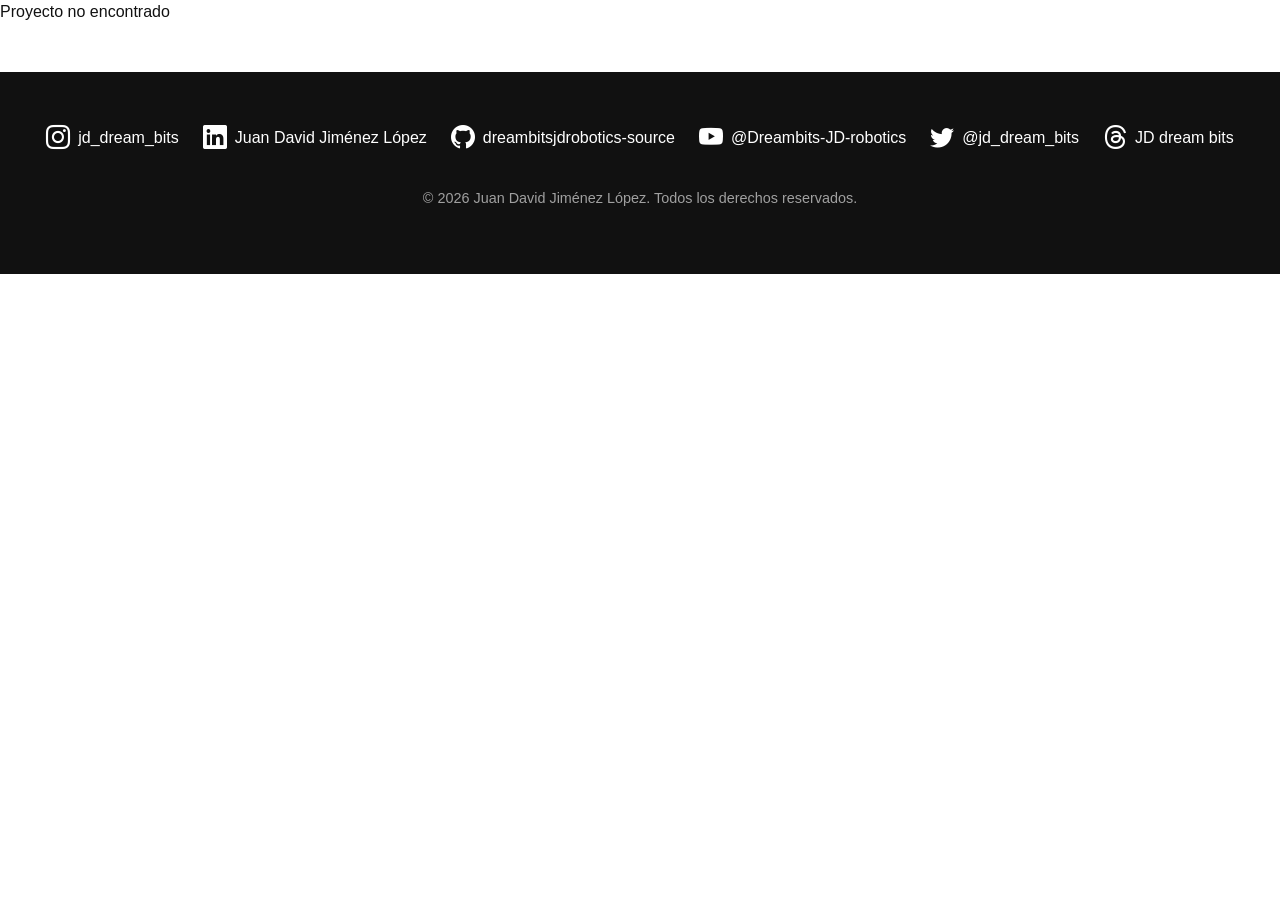
<file: pages/proyecto-detalle.html>
<!DOCTYPE html>
<html lang="es">
<head>
    <meta charset="UTF-8">
    <meta name="viewport" content="width=device-width, initial-scale=1.0">
    <title>Detalles del proyecto</title>
    <link rel="shortcut icon" href="../assets/img/logos/favicon.ico">
    <link href="https://cdn.jsdelivr.net/npm/bootstrap@5.3.8/dist/css/bootstrap.min.css" rel="stylesheet" integrity="sha384-sRIl4kxILFvY47J16cr9ZwB07vP4J8+LH7qKQnuqkuIAvNWLzeN8tE5YBujZqJLB" crossorigin="anonymous">
    <link rel="stylesheet" href="https://cdn.jsdelivr.net/npm/bootstrap-icons@1.11.3/font/bootstrap-icons.css">
    <link rel="stylesheet" href="../css/styles.css">
</head>
<body>
    
    <!-- Contenido del proyecto -->
     <div class="container" id="detalle-proyecto">

     </div>

        <!-- FOOTER -->
     <footer>
        <div class="container-fluid">

            <div class="footer-redes">
                <a href="https://www.instagram.com/jd_dream_bits/" target="_blank">
                    <i class="bi bi-instagram"></i>
                    <span>jd_dream_bits</span>
                </a>

                <a href="https://www.linkedin.com/in/juan-david-jim%C3%A9nez-l%C3%B3pez-10942b3aa/" target="_blank">
                    <i class="bi bi-linkedin"></i>
                    <span>Juan David Jiménez López</span>
                </a>

                <a href="https://github.com/dreambitsjdrobotics-source" target="_blank">
                    <i class="bi bi-github"></i>
                    <span>dreambitsjdrobotics-source</span>
                </a>

                <a href="https://youtube.com/@dreambits-jd-robotics?si=bmUGF0iK85TQVfsP" target="_blank">
                    <i class="bi bi-youtube"></i>
                    <span>@Dreambits-JD-robotics</span>
                </a>

                <a href="https://x.com/jd_dream_bits" target="_blank">
                    <i class="bi bi-twitter"></i>
                    <span>@jd_dream_bits</span>
                </a>

                <a href="https://www.threads.com/@jd_dream_bits" target="_blank">
                    <i class="bi bi-threads"></i>
                    <span>JD dream bits</span>
                </a>
            </div>

            <p class="footer-copy">© 2026 Juan David Jiménez López. Todos los derechos reservados.</p>
        </div>
     </footer>

    
     <script src="https://cdn.jsdelivr.net/npm/bootstrap@5.3.8/dist/js/bootstrap.bundle.min.js" integrity="sha384-FKyoEForCGlyvwx9Hj09JcYn3nv7wiPVlz7YYwJrWVcXK/BmnVDxM+D2scQbITxI" crossorigin="anonymous"></script>
    <script src="../js/main.js""></script>


</body>
</html>
</file>
<file: css/styles.css>
/* - variables glbales */

:root {
    --amarillo: #FFD700;
    --amarillo-suave: #fce37f;
    --negro: #111;
    --blanco: #fff; 
    --gris-suave: #f5f5f5;
}

/* Reset y base */
/* Reset para eliminar los estilos por defecto de cada navegador */
* {
    margin: 0;
    padding: 0;
    box-sizing: border-box;
}
/* Base es el estilo fundamental para toda la pagina */
body {
    font-family: 'Segoe UI', sans-serif;
    background-color: var(--blanco);
    color: var(--negro);
}

/* Botón menú */
#boton-menu {
    position: fixed;
    top: 1rem;
    left: 1rem;
    z-index: 1050;
    font-size: 1.5rem;
    background-color: var(--amarillo);
    border: none;
    border-radius: 5px;
    padding: 0.3rem 0.7rem;
    cursor: pointer;
}

body:has(.offcanvas.show) #boton-menu {
    opacity: 0;
    pointer-events: none;
}

/* slidebar / offcanvas */
#menuLateral {
    background-color: var(--amarillo);
    width: fit-content;
}

#menuLateral .offcanvas-title {
    color: var(--negro);
    font-weight: bold;
}

#menuLateral nav ul {
    list-style: none;
    padding: 0 2rem;
}

#menuLateral nav ul li {
    margin-bottom: 1rem;
}

#menuLateral nav ul li a {
    color: var(--negro);
    text-decoration: none;
    font-size: 1.2rem;
    font-weight: lighter;
}

#menuLateral nav ul li a:hover{
    text-decoration: underline;
    /* font-weight: bold; */
}

/* Botón menú para ir al inicio o hero */
#menuLateral .offcanvas-title a {
    color: var(--negro);
    font-weight: bold;
    text-decoration: none;
    font-size: 1.2rem;
}

#menuLateral .offcanvas-title a:hover{
    text-decoration: underline;
}

/* --- Hero --- */
#hero {
    min-height: 100vh;
    display: flex;
    align-items: center;
    justify-content: center;
    text-align: center;
    position: relative;
    background-color: var(--negro);
    overflow: hidden;
}

/* Patrón de puntos */
#hero::before {
    content: '';
    position: absolute;
    top: 0;
    left: 0;
    width: 100%;
    height: 100%;
    background-image: radial-gradient(circle, var(--amarillo) 1px, transparent 1px);
    background-size: 30px 30px;
    opacity: 0.15;
}

/* Texto encima del patrón */
.hero-content {
    position: relative;
    z-index: 1;
    padding: 2rem;
}

.hero-content h1 {
    font-size: 3rem;
    font-weight: bold;
    color: var(--amarillo);
    margin-bottom: 1rem;
}

.hero-content h2 {
    font-size: 1.2rem;
    color: var(--blanco);
    margin-bottom: 1rem;
}

.hero-content p{
    font-size: 1rem;
    color: var(--blanco);
    opacity: 0.8;
}

#hero h2 {
    border-right: 5px solid var(--amarillo);
}

/* Secciones generales */

section {
    padding: 5rem 0;
}

section h2 {
    font-size: 2rem;
    font-weight: bold;
    margin-bottom: 2rem;
    border-left: 5px solid var(--amarillo);
    padding-left: 1rem;
}

/* Quién soy */
#quien-soy .presentacion{
    background-color: var(--blanco);
    display: flex;
    justify-content: space-between;
    align-items: stretch;
    flex-wrap: wrap;
}

#quien-soy .presentacion-texto{
    display: flex;
    flex-direction: column;
    justify-content: space-between;
    height: 400px; /* necesita una altura definida de la foto de presentación*/
}

#quien-soy p{
    font-size: 1.1rem;
    line-height: 1.8;
    max-width: 700px;
    margin: auto;
}

#quien-soy img{
    height: 600px;
    width: auto; 
    transition: filter 0.3s ease;
    filter: brightness(130%);
    border-radius: 5% 25%; /* Estilo */ 
    /* box-shadow: 10px 10px 10px 10px; */
    -webkit-transform: scaleX(-1);
    transform: scaleX(-1);
}

#quien-soy-redes{
    display: flex;
    width: 100%;
    justify-content: flex-start;
    align-items: center;
    gap: 20px;
    margin-top: 2rem;
}

#quien-soy-redes a i {
    text-decoration: none;
    color: var(--negro);
    font-size:  1.5rem;
}

#quien-soy-redes a {
    display: inline-block;
    transition: transform 0.3s ease;
}

#quien-soy-redes a:hover {
    transform: scale(1.4);
}

#quien-soy-redes i {
    transition: color 0.3s ease;
}

#quien-soy-redes a:hover i{
    color: var(--amarillo);
}


#quien-soy img:hover {
    -webkit-transform: scaleX(1);
    transform: scaleX(1);
    /* box-shadow: 10px 10px 10px 10px; */
}

@media (max-width: 1400px) {
    #quien-soy .presentacion{
    align-items: center;
    justify-content: center;
    }

    #quien-soy .presentacion-texto{
        justify-content: center;
        height: auto; /* necesita una altura definida */
    }

    #quien-soy p{
    margin-bottom: 3rem;
    }
}

@media (max-width: 1200px){
    
    #quien-soy-redes{
        justify-content: center;
    }
}

/*   Formación   */
#formacion {
    background-color: var(--gris-suave);
}

#formacion ul {
    list-style: none;
    padding: 0;
}

#formacion ul li {
    font-size: 1.1rem;
    padding: 1rem;
    margin-bottom: 1rem;
    border-left: 4px solid var(--amarillo);
    background-color: var(--blanco);

    display: flex;
    flex-direction: row;
    align-items: center;
    justify-content: space-between;
    flex-wrap: wrap;
    text-align: center;

    /* border-radius: 5px; */
    /* transition: 0.3s ease; */
}

#formacion .logo-uq {
    width: 90px;
    height: auto;
    fill: green;
}

#formacion .logo-ugca {
    width: 45px;
    height: auto;
    fill: var(--negro);
    margin-right: 1.5rem;
}

/* #formacion li:hover {
    border: 5px solid var(--amarillo);
    border-radius: 5px;
}  */

@media (max-width: 768px) {
    #formacion ul li {
        flex-direction: column;
        align-items: center;
    }

    #formacion .logo-ugca {
        margin-right: 0;
    }
}

/* Proyectos */
/*  Tarjetas de cada proyecto */


#carruselProyectos .proyecto-card {
    max-width: 1000px;
    margin-left:  auto;
    margin-right: auto;
}

@media (max-width: 991px) {
    #carruselProyectos .proyecto-card {
        max-width: 600px;
        margin-left:  auto;
        margin-right: auto;
    }
}

@media (max-width: 799px) {
    #carruselProyectos .proyecto-card {
        max-width: 300px;
        margin-left:  auto;
        margin-right: auto;
    }
}

.proyecto-card {
    position: relative;
    border-radius: 8px;
    overflow: hidden;
    aspect-ratio: 16/9;
    margin-bottom: 2rem ;
}

.proyecto-card img {
    position: absolute;
    inset: 0;
    width: 100%;
    height: 100%;
    object-fit: cover;
    transition: transform 0.4s ease;
}

.proyecto-card:hover img {
    transform: scale(1.2);
}

.proyecto-card-degradado {
    position: absolute;
    inset: 0;
    background: linear-gradient(transparent, rgba(0,0,0,0.9));
}

.proyecto-card-texto {
    position: absolute;
    bottom: 0;
    left: 0;
    width: 100%;
    padding: 1rem;
    color: var(--blanco);
}

.proyecto-card-texto h3 {
    font-size: 1.1rem;
    font-weight: bold;
    margin-bottom: 0.3rem;
}

.proyecto-card-texto p {
    font-size: 0.85rem;
    opacity: 0.8;
    margin-bottom: 0.8rem;
}

.proyecto-card-texto a {
    background-color: var(--amarillo);
    color: var(--negro);
    padding: 0.3rem 1rem;
    border-radius: 5px;
    text-decoration: none;
    font-weight: bold;
    font-size: 0.85rem;
}

.proyecto-card-texto a:hover {
    background-color: var(--negro);
    color: var(--amarillo);
    border: 1px solid var(--amarillo)
}

/* Controles del carrusel */
.carousel-control-prev-icon,
.carousel-control-next-icon {
    filter: invert(1);
}

/* #carruselProyectos .carousel-control-prev { 
    left: -5rem; 
}

#carruselProyectos .carousel-control-next { 
    right: -5rem; 
} */

#proyectos .carousel-control-prev,
#proyectos .carousel-control-next{
    width: fit-content;
}

#proyectos .carousel-control-prev {
    justify-content: flex-start;  /* icono pegado a la izquierda */
}

#proyectos .carousel-control-next {
    justify-content: flex-end;    /* icono pegado a la derecha */
}

.enlace-proyectos {
    display: flex;
    align-items: center;
    justify-content: center;
}

.enlace-proyectos a {
    background-color: var(--amarillo);
    color: var(--negro);
    padding: 0.5rem 1.5rem;
    margin: 2rem;
    border-radius: 5px;
    border: 0px;
    text-decoration: none;
    font-weight: bold;
}

.enlace-proyectos a:hover {
    background-color: var(--negro);
    color: var(--amarillo);
}

/* Contacto */

#contacto a{
    font-style: italic;
    text-decoration: none;
}

#contacto .contenedor-formulario {
    display: flex;
    justify-content: center;
}

#contacto .formulario {
    display: flex;
    justify-content: center;
    flex-direction: column;
    gap: 20px;
    width: 80%;
}


#contacto .formulario div{
    display: flex;
    justify-content: space-evenly;
    align-content: stretch;
    gap: 20px;
 
}

#contacto .formulario span{
    gap: 20px;
    background-color: #111;    
    text-align: center;
    color: var(--amarillo-suave);
}

/* //////////////////// */
#contacto .formulario input,
#contacto .formulario textarea {
    width: 100%;
    padding: 0.8rem 1rem;
    border: 2px solid var(--gris-suave);
    border-radius: 5px;
    font-family: 'Segoe UI', sans-serif;
    font-size: 1rem;
    background-color: var(--blanco);
    transition: border-color 0.6s ease;
}

#contacto .formulario input:focus,
#contacto .formulario textarea:focus {
    outline: none;
    border-color: var(--amarillo);
}

#contacto .formulario textarea {
    min-height: 150px;
    resize: vertical;
}

#contacto .formulario button {
    background-color: var(--amarillo);
    color: var(--negro);
    padding: 0.7rem 2rem;
    border: none;
    border-radius: 5px;
    font-weight: bold;
    font-size: 1rem;
    cursor: pointer;
    align-self: flex-start;
    transition: background-color 0.3s ease;
    width: 100%;
}

#contacto .formulario button:hover {
    background-color: var(--negro);
    color: var(--amarillo);
}

/* Responsive */
@media (max-width: 600px) {
    #contacto .formulario div {
        flex-direction: column;
    }
}




















/* Footer */
footer {
    background-color: var(--negro);
    padding: 3rem 0;
    margin-top: 3rem;
}

.footer-redes {
    display: flex;
    flex-wrap: wrap;
    justify-content: center;
    gap: 1.5rem;
    margin-bottom: 2rem;
}

.footer-redes a{
    display: flex;
    align-items: center;
    gap: 0.5rem;
    color: var(--blanco);
    text-decoration: none;
    font-size: 1rem;
}

.footer-redes i {
    font-size:  1.5rem;
}

.footer-redes a:hover {
    color: var(--amarillo);
}

.footer-copy {
    color: var(--blanco);
    opacity: 0.6;
    font-size: 0.9rem;
    text-align: center;
} 

/* Detalle del proyecto */
#detalle-proyecto {
    max-width: 100%;
    padding: 0;
}

/* adptar */

.detalle-seccion .presentacion{
    background-color: var(--blanco);
    display: flex;
    justify-content: space-between;
    align-items: stretch;
    flex-wrap: wrap;
}

.detalle-seccion .presentacion-texto{
    display: flex;
    flex-direction: column;
    justify-content: flex-start;
    height: 400px; /* necesita una altura definida de la foto de presentación*/
}

.detalle-seccion p{
    font-size: 1.1rem;
    line-height: 1.8;
    max-width: 700px;
    margin: auto; 
}

.detalle-seccion img{
    height: 300px;
    width: auto; 
    transition: filter 0.3s ease;
    filter: brightness(130%);
    border-radius: 5% 25%; /* Estilo */ 
    /* box-shadow: 10px 10px 10px 10px; */
    -webkit-transform: scaleX(-1);
    transform: scaleX(-1);
}

.detalle-seccion img:hover {
    -webkit-transform: scaleX(1);
    transform: scaleX(1);
    /* box-shadow: 10px 10px 10px 10px; */
}

@media (max-width: 1400px) {
    .detalle-seccion .presentacion{
    align-items: center;
    justify-content: center;
    }

    .detalle-seccion .presentacion-texto{
        justify-content: center;
        height: auto; /* necesita una altura definida */
    }

    .detalle-seccion p{
    margin-bottom: 3rem;
    }
}

.detalle-imagen-texto {
    display: flex;
    align-items: center;
    gap: 2rem;
    flex-wrap: wrap;
}

.detalle-imagen-texto img {
    max-width: 300px;
    width: 100%;
    height: auto;
    border-radius: 8px;
}

.detalle-imagen-texto p,
.detalle-imagen-texto ul {
    flex: 1;
    min-width: 280px;
    max-width: none; /* el .detalle-seccion p general trae max-width: 700px y margin: auto, lo neutralizamos aquí */
    margin: 0;
}

/* fin adaptar */

.detalle-hero {
    min-height: 80vh;
    background-size: cover;
    background-position: center;
    display: flex;
    align-items: flex-end;
    position: relative;
}

.detalle-hero::before {
    content: '';
    position: absolute;
    inset: 0;
    background: rgba(0, 0, 0, 0.5);
}

.detalle-hero-texto{
    position: relative;
    z-index: 1;
    padding: 3rem;
    color: var(--blanco);
}

.detalle-hero-texto h1 {
    font-size: 2.5rem;
    font-weight: bold;
    color: var(--amarillo);
    margin-bottom: 0.5rem;
}

/* secciones del detalle del proyecto */
.detalle-seccion {
    padding: 3rem 1rem;
    max-width: 90%;
    margin: 0 auto;
}

.detalle-seccion h2 {
    font-size: 1.8rem;
    font-weight: bold;
    margin-bottom: 1.5rem;
    border-left: 5px solid var(--amarillo);
    padding: 1rem;
}

.detalle-seccion p,
.detalle-seccion li {
    font-size: 1.1rem;
    line-height: 1.8;
}

.detalle-seccion ul {
    list-style: none;
    padding: 0;
}

.detalle-seccion ul li {
    padding: 0.5rem 0;
    border-left: 3px solid var(--gris-suave);
    padding-left: 1rem;
    margin-bottom: 0.5rem;
}

.fondo-gris {
    background-color: var(--gris-suave);
    max-width: 100%;
    padding: 3rem  2rem;

}

.fondo-gris .detalle-seccion {
    max-width: 900px;
    margin: 0 auto;
    padding: 0;
}

/* herramientas */
.herramientas {
    display: flex;
    flex-wrap: wrap;
    gap: 1.5rem;
}

.herramienta {
    display: flex;
    flex-direction: column;
    align-items: center;
    gap: 0.5rem;
}

.herramienta img {
    width: 50px;
    height: 50px;
    object-fit: contain;
}

.anexo {
    display: flex;
    flex-wrap: wrap;
    gap: 1rem;
}

.anexo-btn {
    background-color: var(--amarillo);
    color: var(--negro);
    padding: 0.6rem 1.5rem;
    border-radius: 5px;
    text-decoration: none;
    font-weight: bold;
}

.anexo-btn:hover {
    background-color: var(--negro);
    color: var(--amarillo);
}

/* Botón volver */
.btn-volver {
    display: inline-block;
    color: var(--negro);
    font-weight: bold;
    text-decoration: none;
}

.btn-volver:hover {
    color: var(--amarillo);
}

.fondo-amarillo {
    background-color: var(--gris-suave);
    position: relative;
    overflow: hidden;
}

.fondo-amarillo::before {
    content: '';
    position: absolute;
    top: 0;
    left: 0;
    width: 100%;
    height: 100%;
    background-image: radial-gradient(circle, var(--negro) 1px, transparent 1px);
    background-size: 30px 30px;
    opacity: 0.1;
}

.fondo-amarillo .detalle-seccion {
    position: relative;
    z-index: 1;
}


/* navbar de la página proyectos */

.navbar {
    background-color: var(--amarillo);
    width: 100%;
}

.navbar .nav-link {
    color: var(--negro);
    font-weight: lighter;
}

.navbar .nav-link.active {
    text-decoration: underline;
}

/* Indicadores carrusel proyectos */
.carousel-indicators button {
    background-color: var(--gris-suave);
    opacity: 0.7;
}

.carousel-indicators button.active {
    background-color: var(--amarillo);
    opacity: 1;
}

/* Indicadores carrusel index */
#carruselProyectos .carousel-indicators button {
    background-color: var(--negro);
    opacity: 0.4;
}

#carruselProyectos .carousel-indicators button.active {
    background-color: var(--amarillo);
    opacity: 1;
}

.carousel-indicators {
    margin: auto;
}

/* Carrusel proyectos.html */


#carruselPaginaProyectos {
    background-color: var(--negro);
    position: relative;
    overflow: hidden;
}

#carruselPaginaProyectos::before {
    content: '';
    position: absolute;
    top: 0;
    left: 0;
    width: 100%;
    height: 100%;
    background-image: radial-gradient(circle, var(--amarillo) 1px, transparent 1px);
    background-size: 30px 30px;
    opacity: 0.15;
}

.control-icon {
    background-color: var(--amarillo);
    border-radius: 25%;
    padding: 0.5rem;
    width: 40px;
    height: 40px;
    display: flex;
    align-items: center;
    justify-content: center;
}

#carruselPaginaProyectos .container-fluid {
    padding: 0 3rem;
}

#carruselProyectosPagina .carousel-control-prev,
#carruselProyectosPagina .carousel-control-next{
    width: fit-content; 
}

#carruselProyectosPagina .carousel-control-prev {
    justify-content: flex-start;  /* icono pegado a la izquierda */
}

#carruselProyectosPagina .carousel-control-next {
    justify-content: flex-end;    /* icono pegado a la derecha */
}

/* Responsive carrusel proyectos */
@media (max-width: 991px) {
    #carruselPaginaProyectos {
        display: none;
    }
}

#titulo-proyectos h2{
    text-align: center;
}

#navLinks {
    justify-content: center;
}

/* Animaciones scroll */
.animado {
    opacity: 0;
    transform: translateY(90px);
    transition: opacity 1.5s ease, transform 1s ease;
}

.animado.visible {
    opacity: 1;
    transform: translateY(0);
}
</file>
